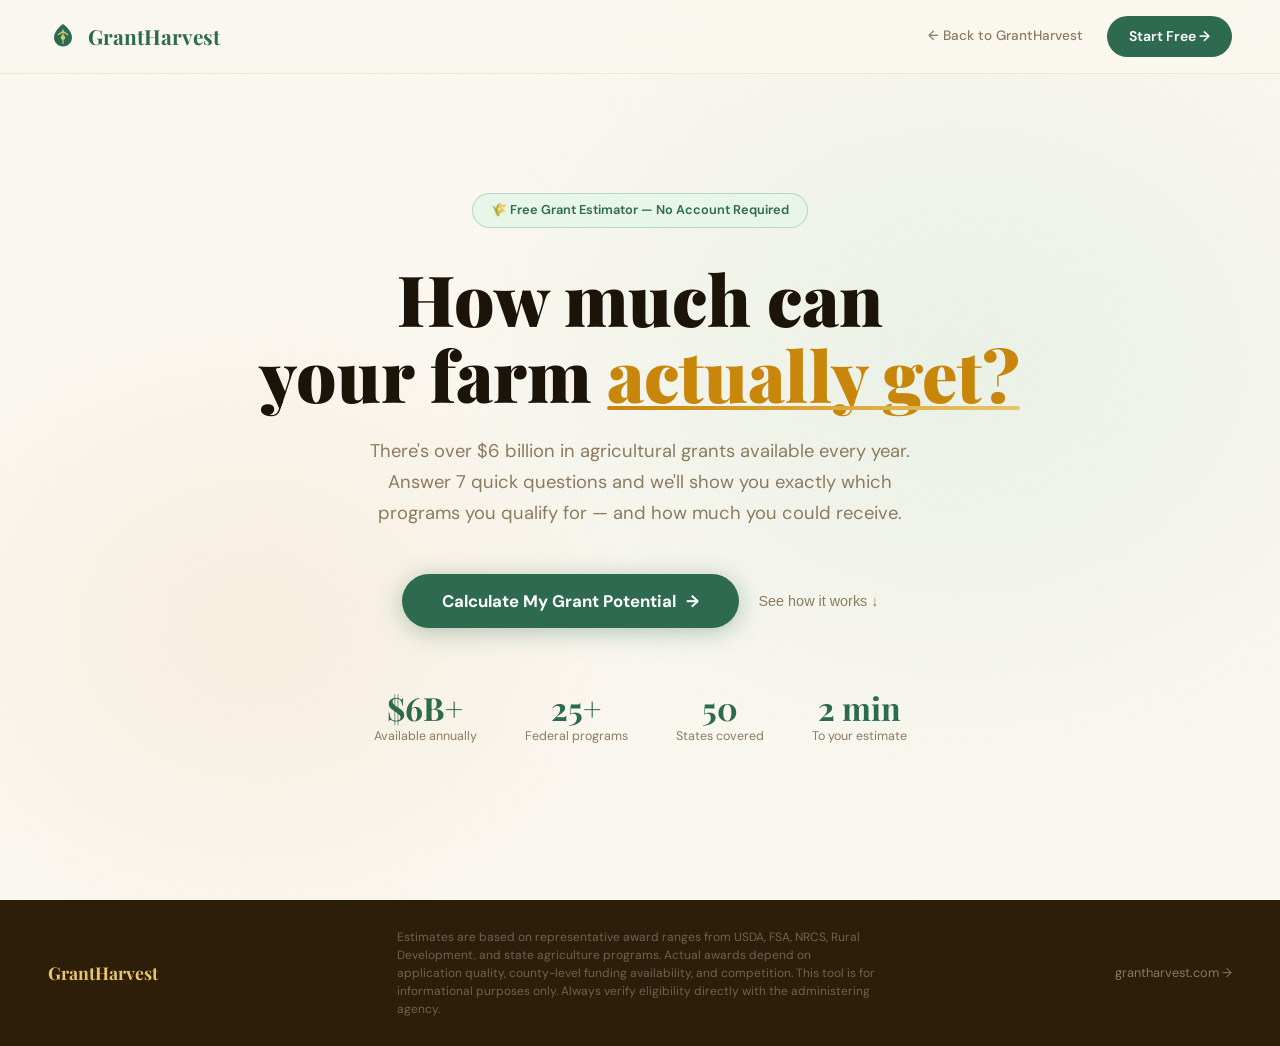
<file: index.html>
<!DOCTYPE html>
<html lang="en">
<head>
  <meta charset="UTF-8">
  <meta name="viewport" content="width=device-width, initial-scale=1.0">
  <title>Grant Estimator — How Much Can Your Farm Get? | GrantHarvest</title>
  <meta name="description" content="Find out how much grant funding your agricultural business could receive. Free calculator covering 25+ USDA and state programs. Powered by GrantHarvest.">
  <meta property="og:title" content="Farm Grant Estimator — GrantHarvest">
  <meta property="og:description" content="There's $6 billion in agricultural grants out there. Find out how much your farm could get.">
  <meta property="og:type" content="website">

  <!-- Fonts (matches GrantHarvest brand) -->
  <link rel="preconnect" href="https://fonts.googleapis.com">
  <link href="https://fonts.googleapis.com/css2?family=Playfair+Display:wght@400;700;900&family=DM+Sans:wght@300;400;500;600;700&family=DM+Mono:wght@400;500&display=swap" rel="stylesheet">

  <!-- Styles -->
  <link rel="stylesheet" href="css/styles.css">
</head>
<body>

<!-- ─── NAV ──────────────────────────────────────────────────────────────── -->
<nav>
  <a href="https://grantharvest.com" class="nav-logo">
    <svg viewBox="0 0 40 40" fill="none" xmlns="http://www.w3.org/2000/svg">
      <path d="M20 4C20 4 8 12 8 22C8 28.627 13.373 34 20 34C26.627 34 32 28.627 32 22C32 12 20 4 20 4Z" fill="#2D6A4F"/>
      <path d="M20 12L20 30" stroke="#74C69D" stroke-width="2" stroke-linecap="round"/>
      <path d="M14 18L20 14L26 18" stroke="#E8C56A" stroke-width="2" stroke-linecap="round" stroke-linejoin="round"/>
      <circle cx="20" cy="22" r="3" fill="#E8C56A"/>
    </svg>
    GrantHarvest
  </a>
  <div class="nav-right">
    <a href="https://grantharvest.com" class="nav-back">← Back to GrantHarvest</a>
    <a href="https://grantharvest.com/signup" class="nav-cta">Start Free →</a>
  </div>
</nav>

<!-- ─── LANDING ───────────────────────────────────────────────────────────── -->
<section id="landing">
  <div class="landing-bg"></div>
  <div class="landing-inner">
    <div class="landing-badge">🌾 Free Grant Estimator — No Account Required</div>

    <h1 class="landing-headline">
      How much can<br>your farm <span class="accent">actually get?</span>
    </h1>
    <p class="landing-sub">
      There's over $6 billion in agricultural grants available every year.
      Answer 7 quick questions and we'll show you exactly which programs
      you qualify for — and how much you could receive.
    </p>

    <div class="landing-cta-row">
      <button class="btn-primary" onclick="startWizard()">
        Calculate My Grant Potential
        <span>→</span>
      </button>
      <button class="btn-ghost" onclick="document.getElementById('landing').scrollIntoView()">
        See how it works ↓
      </button>
    </div>

    <div class="landing-stats">
      <div>
        <div class="landing-stat-num">$6B+</div>
        <div class="landing-stat-label">Available annually</div>
      </div>
      <div>
        <div class="landing-stat-num">25+</div>
        <div class="landing-stat-label">Federal programs</div>
      </div>
      <div>
        <div class="landing-stat-num">50</div>
        <div class="landing-stat-label">States covered</div>
      </div>
      <div>
        <div class="landing-stat-num">2 min</div>
        <div class="landing-stat-label">To your estimate</div>
      </div>
    </div>
  </div>
</section>

<!-- ─── WIZARD ────────────────────────────────────────────────────────────── -->
<section id="wizard">
  <div class="wizard-layout">

    <!-- Progress -->
    <div class="wizard-progress">
      <div class="progress-header">
        <div class="progress-label" id="progress-label">Step 1 of 7</div>
        <div class="progress-tally" id="progress-tally">
          Estimated: <span id="tally-range">calculating…</span>
        </div>
      </div>
      <div class="progress-steps" id="progress-steps">
        <div class="progress-track">
          <div class="progress-track-fill" id="progress-fill" style="width:0%"></div>
        </div>
        <div id="step-indicators" style="display:flex;width:100%;position:relative;z-index:1;"></div>
      </div>
    </div>

    <!-- Step content -->
    <div id="step-content"></div>

  </div><!-- /wizard-layout -->

  <!-- Fixed footer nav -->
  <div class="wizard-footer">
    <div class="wizard-footer-inner">
      <button class="btn-back" id="btn-back" onclick="prevStep()" disabled>
        ← Back
      </button>
      <div class="footer-hint" id="footer-hint">Select an option to continue</div>
      <button class="btn-next" id="btn-next" onclick="nextStep()" disabled>
        Continue →
      </button>
    </div>
  </div>
</section>

<!-- ─── RESULTS ───────────────────────────────────────────────────────────── -->
<section id="results">

  <!-- Hero -->
  <div class="results-hero">
    <div class="results-hero-inner">

      <div class="results-badge" id="results-badge" style="display:none"></div>

      <div class="results-label">Your Estimated Grant Potential</div>

      <div class="results-range">
        <div class="range-value" id="results-min">$0</div>
        <div class="range-sep">—</div>
        <div class="range-value" id="results-max">$0</div>
      </div>

      <div class="results-meta" id="results-meta">
        Calculating your matched programs…
      </div>

      <!-- Stat strip -->
      <div class="results-stats">
        <div class="rstat">
          <div class="rstat-num" id="rstat-federal">—</div>
          <div class="rstat-label">Federal Programs</div>
        </div>
        <div class="rstat">
          <div class="rstat-num" id="rstat-state">—</div>
          <div class="rstat-label">State Programs</div>
        </div>
        <div class="rstat">
          <div class="rstat-num" id="rstat-urgent">—</div>
          <div class="rstat-label">Open Right Now</div>
        </div>
      </div>

    </div>
  </div><!-- /results-hero -->

  <!-- Urgency banner -->
  <div class="urgency-banner" id="urgency-banner" style="display:none">
    <div class="urgency-dot"></div>
    <span id="urgency-text"></span>
  </div>

  <!-- Body -->
  <div class="results-body">

    <!-- State bonus -->
    <div class="state-bonus-card" id="state-bonus-card"></div>

    <!-- Matched federal programs -->
    <div class="section-label">Matched Programs</div>
    <div class="section-title">Your Top Federal Grant Matches</div>

    <div id="grants-container">
      <!-- Grant cards injected by results.js -->
    </div>

    <!-- Live grants status -->
    <div id="live-grants-container">
      <div class="live-status" id="live-status-text">
        <span class="live-dot"></span> Checking for live grant data…
      </div>
    </div>

    <!-- Lead capture -->
    <div class="lead-capture">
      <div class="lead-capture-inner">
        <div class="lead-eyebrow">Ready to Apply?</div>
        <div class="lead-title">
          Find &amp; Write Every Grant<br>
          <span>With GrantHarvest</span>
        </div>
        <p class="lead-sub">
          Get your full personalized grant report, real-time deadline alerts,
          and AI-assisted grant writing — all in one platform built for
          <span id="lead-state-name">your state</span> farmers.
        </p>

        <div id="lead-form-wrap">
          <div class="lead-form">
            <input
              class="lead-input"
              type="email"
              id="capture-email"
              placeholder="Your email address"
              onkeydown="if(event.key==='Enter') handleEmailCapture()"
            >
            <button class="lead-submit" onclick="handleEmailCapture()">
              Get My Full Report →
            </button>
          </div>
          <div class="lead-trust">
            🔒 No spam. We'll send your personalized grant report and show you how to apply.
          </div>
        </div>

        <div class="lead-success" id="lead-success">
          <div class="lead-success-icon">🌱</div>
          <div class="lead-success-text">
            You're in! Check your inbox for your personalized grant report.
          </div>
          <div style="margin-top:16px">
            <a href="https://grantharvest.com/signup" class="btn-primary" style="display:inline-flex">
              Start Finding Grants on GrantHarvest →
            </a>
          </div>
        </div>

      </div><!-- /lead-capture-inner -->
    </div><!-- /lead-capture -->

    <!-- Retake -->
    <div style="text-align:center; margin-top:40px">
      <button class="btn-ghost" onclick="restartWizard()">
        ← Recalculate with different answers
      </button>
    </div>

  </div><!-- /results-body -->

</section>

<!-- ─── FOOTER ────────────────────────────────────────────────────────────── -->
<footer>
  <div class="footer-brand">GrantHarvest</div>
  <div class="footer-note">
    Estimates are based on representative award ranges from USDA, FSA, NRCS, Rural Development,
    and state agriculture programs. Actual awards depend on application quality, county-level
    funding availability, and competition. This tool is for informational purposes only.
    Always verify eligibility directly with the administering agency.
  </div>
  <a href="https://grantharvest.com" class="footer-link">grantharvest.com →</a>
</footer>

<!-- ─── TOAST CONTAINER ───────────────────────────────────────────────────── -->
<div id="toast-container"></div>

<!-- ─── SCRIPTS (load order matters) ─────────────────────────────────────── -->
<script src="js/data.js"></script>
<script src="js/calculator.js"></script>
<script src="js/wizard.js"></script>
<script src="js/results.js"></script>

<script>
  // ── Bootstrap ────────────────────────────────────────────────────────────
  function startWizard() {
    document.getElementById('landing').style.display = 'none';
    document.getElementById('wizard').style.display  = 'block';
    document.getElementById('wizard').classList.add('active');
    window.scrollTo({ top: 0, behavior: 'instant' });
    initWizard();
  }

  function restartWizard() {
    document.getElementById('results').style.display = 'none';
    document.getElementById('results').classList.remove('active');
    document.getElementById('landing').style.display = 'flex';
    window.scrollTo({ top: 0, behavior: 'smooth' });
  }

  // ── Keyboard shortcut: Enter advances wizard ──────────────────────────────
  document.addEventListener('keydown', function(e) {
    if (e.key === 'Enter') {
      const nextBtn = document.getElementById('btn-next');
      if (nextBtn && !nextBtn.disabled &&
          document.getElementById('wizard').classList.contains('active')) {
        nextStep();
      }
    }
  });
</script>

</body>
</html>
</file>
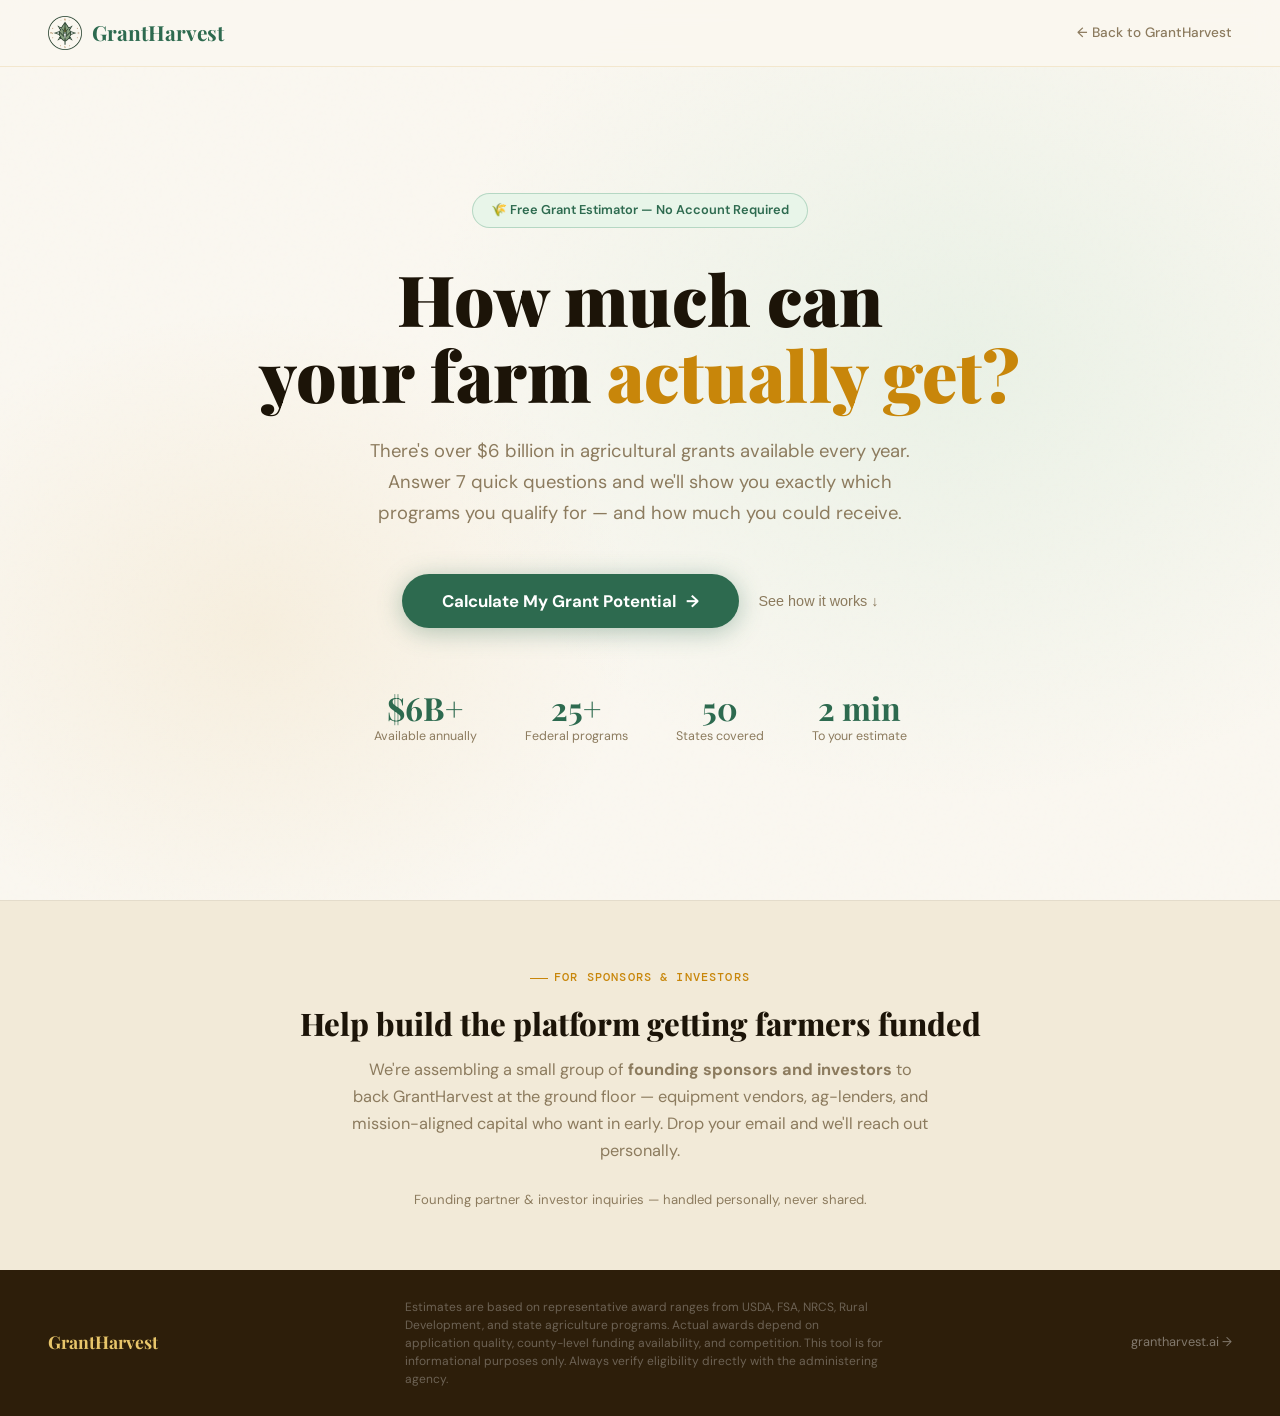
<file: estimator/index.html>
<!DOCTYPE html>
<html lang="en">
<head>
  <meta charset="UTF-8">
  <meta name="viewport" content="width=device-width, initial-scale=1.0">
  <title>GrantHarvest — Estimate Your Grants + Join the Waitlist</title>

  <!-- Favicon (GrantHarvest leaf-compass mark) -->
  <link rel="icon" type="image/png" sizes="48x48" href="[data-uri]">
  <link rel="apple-touch-icon" href="[data-uri]">
  <meta name="description" content="Find out how much grant funding your agricultural business could receive. Free calculator covering 25+ USDA and state programs. Powered by GrantHarvest.">
  <meta property="og:title" content="Farm Grant Estimator — GrantHarvest">
  <meta property="og:description" content="There's $6 billion in agricultural grants out there. Find out how much your farm could get.">
  <meta property="og:type" content="website">

  <!-- Fonts (matches GrantHarvest brand) -->
  <link rel="preconnect" href="https://fonts.googleapis.com">
  <link href="https://fonts.googleapis.com/css2?family=Playfair+Display:wght@400;700;900&family=DM+Sans:wght@300;400;500;600;700&family=DM+Mono:wght@400;500&display=swap" rel="stylesheet">

  <!-- Styles -->
  <style>
/* ─────────────────────────────────────────────────────────────────────────────
   GrantHarvest — Grant Sizing Tool
   css/styles.css
───────────────────────────────────────────────────────────────────────────── */

/* ── DESIGN TOKENS (matches GrantHarvest brand) ──────────────────────────── */
:root {
  --soil:      #1C1408;
  --bark:      #2D1E0A;
  --harvest:   #C8860A;
  --wheat:     #E8C56A;
  --sage:      #2D6A4F;
  --meadow:    #40916C;
  --sprout:    #74C69D;
  --cream:     #FAF7F0;
  --parchment: #F2EAD8;
  --stone:     #8C7B5E;
  --mist:      #E8F5E9;
  --ink:       #1A1208;

  --ff-display: 'Playfair Display', Georgia, serif;
  --ff-body:    'DM Sans', sans-serif;
  --ff-mono:    'DM Mono', monospace;

  --r:    12px;
  --r-lg: 20px;
  --shadow:    0 4px 32px rgba(28,20,8,0.10);
  --shadow-lg: 0 12px 60px rgba(28,20,8,0.16);
}

/* ── RESET ───────────────────────────────────────────────────────────────── */
*, *::before, *::after { box-sizing: border-box; margin: 0; padding: 0; }
html { scroll-behavior: smooth; }
body {
  font-family: var(--ff-body);
  background: var(--cream);
  color: var(--ink);
  overflow-x: hidden;
  line-height: 1.6;
}

/* ── NAV ─────────────────────────────────────────────────────────────────── */
nav {
  position: fixed; top: 0; left: 0; right: 0; z-index: 200;
  display: flex; align-items: center; justify-content: space-between;
  padding: 16px 48px;
  background: rgba(250,247,240,0.94);
  backdrop-filter: blur(12px);
  border-bottom: 1px solid rgba(200,134,10,0.15);
  animation: slideDown 0.5s ease both;
}
@keyframes slideDown {
  from { transform: translateY(-100%); opacity: 0; }
  to   { transform: translateY(0); opacity: 1; }
}
.nav-logo {
  display: flex; align-items: center; gap: 10px;
  font-family: var(--ff-display); font-size: 1.3rem; font-weight: 700;
  color: var(--sage); text-decoration: none;
}
.nav-logo svg { width: 30px; height: 30px; }
.nav-right { display: flex; align-items: center; gap: 24px; }
.nav-back {
  font-size: 0.85rem; font-weight: 500; color: var(--stone);
  text-decoration: none; transition: color 0.2s;
}
.nav-back:hover { color: var(--sage); }
.nav-cta {
  background: var(--sage); color: white;
  padding: 9px 22px; border-radius: 100px;
  font-size: 0.88rem; font-weight: 600; font-family: var(--ff-body);
  text-decoration: none; border: none; cursor: pointer;
  transition: background 0.2s, transform 0.2s;
  display: inline-flex; align-items: center; gap: 6px;
}
.nav-cta:hover { background: var(--meadow); transform: translateY(-1px); }

/* ── LANDING HERO ────────────────────────────────────────────────────────── */
#landing {
  min-height: 100vh;
  display: flex; align-items: center; justify-content: center;
  padding: 100px 24px 60px;
  position: relative; overflow: hidden;
}
.landing-bg {
  position: absolute; inset: 0; z-index: 0;
  background:
    radial-gradient(ellipse 60% 70% at 75% 40%, rgba(116,198,157,0.12) 0%, transparent 70%),
    radial-gradient(ellipse 50% 60% at 20% 70%, rgba(200,134,10,0.08) 0%, transparent 60%),
    var(--cream);
}
.landing-bg::after {
  content: '';
  position: absolute; inset: 0;
  background-image: url("data:image/svg+xml,%3Csvg viewBox='0 0 256 256' xmlns='http://www.w3.org/2000/svg'%3E%3Cfilter id='noise'%3E%3CfeTurbulence type='fractalNoise' baseFrequency='0.9' numOctaves='4' stitchTiles='stitch'/%3E%3C/filter%3E%3Crect width='100%25' height='100%25' filter='url(%23noise)' opacity='0.03'/%3E%3C/svg%3E");
  pointer-events: none; opacity: 0.4;
}
.landing-inner {
  position: relative; z-index: 1;
  max-width: 780px; text-align: center;
}
.landing-badge {
  display: inline-flex; align-items: center; gap: 8px;
  background: var(--mist); border: 1px solid rgba(64,145,108,0.3);
  padding: 6px 18px; border-radius: 100px;
  font-size: 0.8rem; font-weight: 600; color: var(--sage);
  margin-bottom: 32px;
  animation: fadeUp 0.7s 0.1s ease both;
}
.landing-headline {
  font-family: var(--ff-display);
  font-size: clamp(2.6rem, 6vw, 4.4rem);
  font-weight: 900; line-height: 1.08;
  color: var(--soil); margin-bottom: 24px;
  animation: fadeUp 0.7s 0.25s ease both;
}
.landing-headline .accent {
  color: var(--harvest);
  display: inline-block;
}
.landing-sub {
  font-size: 1.15rem; color: var(--stone); line-height: 1.7;
  max-width: 540px; margin: 0 auto 44px;
  animation: fadeUp 0.7s 0.4s ease both;
}
.landing-cta-row {
  display: flex; align-items: center; justify-content: center;
  gap: 20px; flex-wrap: wrap;
  animation: fadeUp 0.7s 0.55s ease both;
}
.btn-primary {
  background: var(--sage); color: white;
  padding: 16px 40px; border-radius: 100px;
  font-weight: 700; font-size: 1.05rem; font-family: var(--ff-body);
  border: none; cursor: pointer; text-decoration: none;
  display: inline-flex; align-items: center; gap: 10px;
  box-shadow: 0 4px 24px rgba(45,106,79,0.35);
  transition: all 0.25s ease; white-space: nowrap;
}
.btn-primary:hover {
  background: var(--meadow); transform: translateY(-2px);
  box-shadow: 0 8px 36px rgba(45,106,79,0.4);
}
.btn-ghost {
  color: var(--stone); font-size: 0.9rem; font-weight: 500;
  background: none; border: none; cursor: pointer;
  display: inline-flex; align-items: center; gap: 6px;
  transition: color 0.2s;
}
.btn-ghost:hover { color: var(--sage); }
.landing-stats {
  display: flex; justify-content: center; gap: 48px; margin-top: 64px;
  animation: fadeUp 0.7s 0.7s ease both;
}
.landing-stat-num {
  font-family: var(--ff-display); font-size: 2rem; font-weight: 700;
  color: var(--sage); line-height: 1;
}
.landing-stat-label { font-size: 0.78rem; color: var(--stone); margin-top: 3px; }

/* ── SECTION VISIBILITY ──────────────────────────────────────────────────── */
#wizard, #results { display: none; }
#wizard.active, #results.active { display: block; }

/* ── WIZARD LAYOUT ───────────────────────────────────────────────────────── */
#wizard {
  min-height: 100vh;
  padding-top: 70px;
  background: var(--cream);
}
.wizard-layout {
  max-width: 860px; margin: 0 auto;
  padding: 40px 24px 100px;
}

/* ── PROGRESS ────────────────────────────────────────────────────────────── */
.wizard-progress {
  margin-bottom: 40px;
}
.progress-header {
  display: flex; align-items: center; justify-content: space-between;
  margin-bottom: 12px;
}
.progress-label {
  font-family: var(--ff-mono); font-size: 0.72rem; font-weight: 500;
  color: var(--harvest); letter-spacing: 0.1em; text-transform: uppercase;
}
.progress-tally {
  font-size: 0.82rem; font-weight: 600; color: var(--sage);
  opacity: 0; transition: opacity 0.4s;
}
.progress-tally.visible { opacity: 1; }
.progress-tally span { color: var(--harvest); }

.progress-steps {
  display: flex; align-items: center; gap: 0;
  position: relative;
}
.progress-track {
  position: absolute; top: 50%; transform: translateY(-50%);
  left: 16px; right: 16px; height: 2px;
  background: rgba(140,123,94,0.2); z-index: 0;
}
.progress-track-fill {
  height: 100%; background: var(--sage);
  transition: width 0.4s ease; border-radius: 2px;
}
.step-dot-wrap {
  flex: 1; display: flex; justify-content: center; position: relative; z-index: 1;
}
.step-dot {
  width: 32px; height: 32px; border-radius: 50%;
  display: flex; align-items: center; justify-content: center;
  font-size: 0.72rem; font-weight: 700; font-family: var(--ff-mono);
  background: white; border: 2px solid rgba(140,123,94,0.3);
  color: var(--stone); transition: all 0.3s ease;
  cursor: default;
}
.step-dot.completed {
  background: var(--sage); border-color: var(--sage); color: white;
}
.step-dot.active {
  background: var(--sage); border-color: var(--sage); color: white;
  box-shadow: 0 0 0 4px rgba(45,106,79,0.18);
  animation: dotPulse 2s infinite;
}
@keyframes dotPulse {
  0%, 100% { box-shadow: 0 0 0 4px rgba(45,106,79,0.18); }
  50%       { box-shadow: 0 0 0 8px rgba(45,106,79,0.08); }
}
.step-dot.completed::after { content: '✓'; font-size: 0.85rem; }

/* ── STEP CONTENT ────────────────────────────────────────────────────────── */
#step-content {
  min-height: 420px;
}
.step-header {
  text-align: center; margin-bottom: 40px;
}
.step-emoji {
  font-size: 2.8rem; line-height: 1; margin-bottom: 16px;
  display: block;
}
.step-title {
  font-family: var(--ff-display);
  font-size: clamp(1.6rem, 3vw, 2.2rem);
  font-weight: 700; color: var(--soil);
  margin-bottom: 10px; line-height: 1.2;
}
.step-subtitle {
  font-size: 1rem; color: var(--stone); max-width: 480px; margin: 0 auto;
}
.step-multi-hint {
  display: inline-flex; align-items: center; gap: 6px;
  background: var(--mist); border: 1px solid rgba(64,145,108,0.3);
  padding: 4px 14px; border-radius: 100px;
  font-size: 0.75rem; font-weight: 600; color: var(--sage);
  margin-top: 12px;
}

/* ── OPTION CARDS ────────────────────────────────────────────────────────── */
.options-grid {
  display: grid;
  grid-template-columns: repeat(auto-fill, minmax(160px, 1fr));
  gap: 12px;
}
.options-grid.wide {
  grid-template-columns: repeat(auto-fill, minmax(200px, 1fr));
}
.option-card {
  position: relative;
  background: white;
  border: 1.5px solid rgba(200,134,10,0.2);
  border-radius: var(--r);
  padding: 20px 16px 18px;
  text-align: center;
  cursor: pointer;
  transition: all 0.18s ease;
  user-select: none;
}
.option-card:hover {
  border-color: var(--meadow);
  box-shadow: 0 4px 20px rgba(45,106,79,0.12);
  transform: translateY(-2px);
}
.option-card.selected {
  background: var(--sage);
  border-color: var(--sage);
  color: white;
  transform: translateY(-2px);
  box-shadow: 0 6px 24px rgba(45,106,79,0.3);
}
.option-card.selected .card-label { color: white; }
.option-card.selected .card-sublabel { color: rgba(255,255,255,0.75); }
.card-check {
  position: absolute; top: 8px; right: 8px;
  width: 20px; height: 20px; border-radius: 50%;
  background: rgba(255,255,255,0.25);
  display: flex; align-items: center; justify-content: center;
  font-size: 0.65rem; color: white;
  opacity: 0; transition: opacity 0.18s;
}
.option-card.selected .card-check { opacity: 1; }
.card-icon { font-size: 2rem; line-height: 1; margin-bottom: 10px; display: block; }
.card-label {
  font-size: 0.88rem; font-weight: 600; color: var(--soil);
  line-height: 1.3; transition: color 0.18s;
}
.card-sublabel {
  font-size: 0.72rem; color: var(--stone); margin-top: 4px;
  line-height: 1.3; transition: color 0.18s;
}

/* Unlock badge on demographics cards */
.card-unlock {
  position: absolute; top: -8px; left: 50%; transform: translateX(-50%);
  background: var(--harvest); color: white;
  font-size: 0.58rem; font-weight: 700; padding: 2px 8px; border-radius: 100px;
  white-space: nowrap; text-transform: uppercase; letter-spacing: 0.05em;
  opacity: 0; transition: opacity 0.3s;
}
.option-card.selected .card-unlock { opacity: 1; }

/* ── STATE SELECT STEP ───────────────────────────────────────────────────── */
.state-select-wrap {
  max-width: 480px; margin: 0 auto;
}
.state-select-inner {
  position: relative;
}
.state-select-inner::after {
  content: '▾';
  position: absolute; right: 16px; top: 50%; transform: translateY(-50%);
  color: var(--stone); pointer-events: none; font-size: 1rem;
}
select#state-select {
  width: 100%; padding: 16px 44px 16px 20px;
  border: 1.5px solid rgba(200,134,10,0.25);
  border-radius: var(--r);
  background: white; color: var(--ink);
  font-family: var(--ff-body); font-size: 1rem; font-weight: 500;
  appearance: none; -webkit-appearance: none;
  cursor: pointer; outline: none;
  transition: border-color 0.2s, box-shadow 0.2s;
}
select#state-select:focus {
  border-color: var(--sage);
  box-shadow: 0 0 0 3px rgba(45,106,79,0.12);
}
.state-preview {
  margin-top: 20px;
  background: white; border: 1.5px solid rgba(64,145,108,0.25);
  border-radius: var(--r); padding: 20px 24px;
  animation: fadeUp 0.3s ease both;
}
.state-preview-name {
  font-family: var(--ff-display); font-size: 1.1rem; font-weight: 700;
  color: var(--soil); margin-bottom: 8px;
}
.state-preview-stats {
  display: flex; gap: 24px; margin-top: 12px;
}
.sp-stat-num {
  font-family: var(--ff-display); font-size: 1.3rem; font-weight: 700;
  color: var(--sage);
}
.sp-stat-label { font-size: 0.72rem; color: var(--stone); margin-top: 2px; }
.state-tier-badge {
  display: inline-flex; align-items: center; gap: 5px;
  font-size: 0.72rem; font-weight: 700; padding: 3px 10px; border-radius: 100px;
  margin-bottom: 6px;
}
.tier-1 { background: var(--mist); color: var(--sage); }
.tier-2 { background: #FFF8E8; color: #B45309; }
.tier-3 { background: var(--parchment); color: var(--stone); }

/* ── REVENUE CARDS (larger) ──────────────────────────────────────────────── */
.options-grid.revenue-grid {
  grid-template-columns: repeat(auto-fill, minmax(220px, 1fr));
  gap: 10px;
}
.option-card.revenue-card {
  text-align: left; padding: 16px 18px;
  display: flex; align-items: center; gap: 14px;
}
.revenue-icon { font-size: 1.5rem; flex-shrink: 0; }
.revenue-text {}
.revenue-range { font-size: 0.9rem; font-weight: 700; color: var(--soil); }
.revenue-sub   { font-size: 0.72rem; color: var(--stone); margin-top: 2px; }
.option-card.revenue-card.selected .revenue-range { color: white; }
.option-card.revenue-card.selected .revenue-sub   { color: rgba(255,255,255,0.75); }

/* ── WIZARD FOOTER ───────────────────────────────────────────────────────── */
.wizard-footer {
  position: fixed; bottom: 0; left: 0; right: 0; z-index: 100;
  background: rgba(250,247,240,0.96);
  backdrop-filter: blur(10px);
  border-top: 1px solid rgba(200,134,10,0.15);
  padding: 16px 24px;
}
.wizard-footer-inner {
  max-width: 860px; margin: 0 auto;
  display: flex; align-items: center; justify-content: space-between; gap: 16px;
}
.btn-back {
  background: none; border: 1.5px solid rgba(140,123,94,0.35);
  border-radius: 100px; padding: 12px 24px;
  font-family: var(--ff-body); font-size: 0.9rem; font-weight: 600;
  color: var(--stone); cursor: pointer;
  transition: all 0.2s; display: flex; align-items: center; gap: 8px;
}
.btn-back:hover { border-color: var(--sage); color: var(--sage); }
.btn-back:disabled { opacity: 0.3; cursor: default; }
.btn-next {
  background: var(--sage); color: white;
  border: none; border-radius: 100px; padding: 14px 36px;
  font-family: var(--ff-body); font-size: 0.95rem; font-weight: 700;
  cursor: pointer; transition: all 0.2s;
  display: flex; align-items: center; gap: 8px;
  box-shadow: 0 4px 20px rgba(45,106,79,0.3);
}
.btn-next:hover:not(:disabled) {
  background: var(--meadow); transform: translateY(-1px);
  box-shadow: 0 6px 28px rgba(45,106,79,0.38);
}
.btn-next:disabled { opacity: 0.4; cursor: default; transform: none; box-shadow: none; }
.btn-next.final-step { background: var(--harvest); box-shadow: 0 4px 20px rgba(200,134,10,0.35); }
.btn-next.final-step:hover:not(:disabled) { background: #b07409; }
.footer-hint { font-size: 0.78rem; color: var(--stone); }

/* ── STEP TRANSITIONS ────────────────────────────────────────────────────── */
@keyframes stepEnterRight {
  from { opacity: 0; transform: translateX(32px); }
  to   { opacity: 1; transform: translateX(0); }
}
@keyframes stepEnterLeft {
  from { opacity: 0; transform: translateX(-32px); }
  to   { opacity: 1; transform: translateX(0); }
}
@keyframes stepExit {
  from { opacity: 1; }
  to   { opacity: 0; }
}
#step-content.enter-forward  { animation: stepEnterRight 0.28s ease both; }
#step-content.enter-backward { animation: stepEnterLeft  0.28s ease both; }

/* ── TOAST NOTIFICATIONS ─────────────────────────────────────────────────── */
#toast-container {
  position: fixed; bottom: 90px; right: 24px; z-index: 300;
  display: flex; flex-direction: column; gap: 10px;
  align-items: flex-end;
}
.toast {
  background: var(--bark); color: white;
  padding: 12px 18px; border-radius: var(--r);
  font-size: 0.82rem; font-weight: 500;
  max-width: 300px; line-height: 1.4;
  border-left: 4px solid var(--harvest);
  box-shadow: var(--shadow);
  animation: toastIn 0.3s ease both;
}
.toast strong { color: var(--wheat); }
@keyframes toastIn {
  from { opacity: 0; transform: translateX(20px) scale(0.95); }
  to   { opacity: 1; transform: translateX(0) scale(1); }
}

/* ── RESULTS PAGE ────────────────────────────────────────────────────────── */
#results {
  min-height: 100vh;
  padding-top: 70px;
  background: var(--cream);
}

/* Hero */
.results-hero {
  background: var(--bark);
  padding: 64px 24px 72px;
  text-align: center;
  position: relative; overflow: hidden;
}
.results-hero::before {
  content: '';
  position: absolute; inset: 0;
  background:
    radial-gradient(ellipse 60% 80% at 50% 0%, rgba(116,198,157,0.10) 0%, transparent 70%),
    radial-gradient(ellipse 40% 50% at 80% 100%, rgba(200,134,10,0.08) 0%, transparent 60%);
  pointer-events: none;
}
.results-hero-inner {
  position: relative; z-index: 1;
  max-width: 780px; margin: 0 auto;
}
.results-badge {
  display: inline-flex; align-items: center; gap: 7px;
  background: rgba(116,198,157,0.15); border: 1px solid rgba(116,198,157,0.35);
  padding: 5px 16px; border-radius: 100px;
  font-size: 0.78rem; font-weight: 600; color: var(--sprout);
  margin-bottom: 24px;
  animation: fadeUp 0.6s ease both;
}
.results-label {
  font-family: var(--ff-mono); font-size: 0.75rem; font-weight: 500;
  color: rgba(255,255,255,0.45); letter-spacing: 0.12em; text-transform: uppercase;
  margin-bottom: 20px;
  animation: fadeUp 0.6s 0.1s ease both;
}
.results-range {
  display: flex; align-items: center; justify-content: center;
  gap: 16px; flex-wrap: wrap; margin-bottom: 20px;
  animation: fadeUp 0.6s 0.2s ease both;
}
.range-value {
  font-family: var(--ff-display);
  font-size: clamp(2.8rem, 8vw, 5rem);
  font-weight: 900; line-height: 1; color: var(--wheat);
}
.range-sep {
  font-family: var(--ff-display); font-size: 2.5rem; font-weight: 300;
  color: rgba(255,255,255,0.3); margin: 0 4px;
}
.results-meta {
  font-size: 1rem; color: rgba(255,255,255,0.55);
  animation: fadeUp 0.6s 0.3s ease both;
}
.results-meta strong { color: var(--sprout); }

/* Stats strip */
.results-stats {
  display: grid; grid-template-columns: repeat(3, 1fr);
  background: rgba(255,255,255,0.05);
  border-top: 1px solid rgba(255,255,255,0.08);
  margin-top: 40px;
  animation: fadeUp 0.6s 0.4s ease both;
}
.rstat {
  padding: 20px; text-align: center;
  border-right: 1px solid rgba(255,255,255,0.08);
}
.rstat:last-child { border-right: none; }
.rstat-num {
  font-family: var(--ff-display); font-size: 1.8rem; font-weight: 700;
  color: var(--wheat); line-height: 1;
}
.rstat-label { font-size: 0.75rem; color: rgba(255,255,255,0.45); margin-top: 4px; }

/* Urgency banner */
.urgency-banner {
  background: #FFF8E8; border-top: 3px solid var(--harvest);
  padding: 14px 32px;
  display: flex; align-items: center; justify-content: center; gap: 10px;
  font-size: 0.88rem; font-weight: 600; color: var(--bark);
  animation: fadeUp 0.5s 0.5s ease both;
}
.urgency-dot {
  width: 8px; height: 8px; border-radius: 50%;
  background: var(--harvest); flex-shrink: 0;
  animation: urgencyPulse 1.5s infinite;
}
@keyframes urgencyPulse {
  0%, 100% { opacity: 1; transform: scale(1); }
  50%       { opacity: 0.5; transform: scale(1.3); }
}

/* Results body */
.results-body {
  max-width: 960px; margin: 0 auto;
  padding: 48px 24px 100px;
}

/* Section header */
.section-label {
  display: inline-flex; align-items: center; gap: 6px;
  font-family: var(--ff-mono); font-size: 0.72rem; font-weight: 500;
  color: var(--harvest); letter-spacing: 0.1em; text-transform: uppercase;
  margin-bottom: 8px;
}
.section-label::before { content: ''; width: 18px; height: 1.5px; background: var(--harvest); }
.section-title {
  font-family: var(--ff-display); font-size: 1.5rem; font-weight: 700;
  color: var(--soil); margin-bottom: 24px;
}

/* ── GRANT CARDS ─────────────────────────────────────────────────────────── */
#grants-container {
  display: grid; gap: 16px; margin-bottom: 48px;
}
.grant-result-card {
  background: white; border-radius: var(--r);
  border: 1.5px solid rgba(200,134,10,0.15);
  border-left: 4px solid var(--sage);
  padding: 20px 24px;
  transition: box-shadow 0.2s, transform 0.2s;
  animation: fadeUp 0.4s ease both;
}
.grant-result-card:hover {
  box-shadow: var(--shadow);
  transform: translateY(-2px);
}
.grant-result-card.type-state { border-left-color: #1D4ED8; }
.grant-result-card.type-private { border-left-color: var(--harvest); }
.grant-card-header {
  display: flex; align-items: flex-start;
  justify-content: space-between; gap: 16px; margin-bottom: 10px;
  flex-wrap: wrap;
}
.grant-card-name {
  font-family: var(--ff-display); font-size: 1.05rem; font-weight: 700;
  color: var(--soil); line-height: 1.3;
}
.grant-card-fullname {
  font-size: 0.78rem; color: var(--stone); margin-top: 2px;
}
.grant-amount-range {
  font-family: var(--ff-display); font-size: 1.1rem; font-weight: 700;
  color: var(--harvest); white-space: nowrap; flex-shrink: 0;
}
.grant-card-tags {
  display: flex; gap: 6px; flex-wrap: wrap; margin-bottom: 10px;
}
.grant-tag {
  background: var(--parchment); color: var(--stone);
  font-size: 0.65rem; font-weight: 700; padding: 2px 9px;
  border-radius: 100px; text-transform: uppercase; letter-spacing: 0.04em;
}
.grant-tag.federal { background: var(--mist); color: var(--sage); }
.grant-tag.urgent  { background: #FEF3C7; color: #92400E; }
.grant-tag.rolling { background: #E0F2FE; color: #0C4A6E; }
.grant-card-desc {
  font-size: 0.85rem; color: var(--stone); line-height: 1.6;
  margin-bottom: 14px;
}
.grant-card-footer {
  display: flex; align-items: center; justify-content: space-between;
  flex-wrap: wrap; gap: 10px;
}
.grant-timeline {
  font-size: 0.75rem; color: var(--stone);
  display: flex; gap: 16px; flex-wrap: wrap;
}
.grant-timeline span { display: flex; align-items: center; gap: 4px; }
.grant-timeline strong { color: var(--ink); font-weight: 600; }
.grant-link {
  font-size: 0.8rem; font-weight: 600; color: var(--sage);
  text-decoration: none; display: flex; align-items: center; gap: 4px;
  transition: gap 0.2s;
}
.grant-link:hover { gap: 8px; }

/* Match score bar */
.match-row {
  display: flex; align-items: center; gap: 10px; margin-top: 10px;
}
.match-label { font-size: 0.65rem; color: #AAA; white-space: nowrap; }
.match-track {
  flex: 1; height: 4px; background: #F0EDE6; border-radius: 2px; overflow: hidden;
}
.match-fill { height: 100%; border-radius: 2px; background: var(--sage); }
.match-pct { font-size: 0.68rem; font-weight: 700; color: var(--sage); white-space: nowrap; }

/* ── STATE BONUS CARD ─────────────────────────────────────────────────────── */
.state-bonus-card {
  background: linear-gradient(135deg, var(--sage) 0%, var(--meadow) 100%);
  color: white; border-radius: var(--r-lg);
  padding: 28px 32px; margin-bottom: 48px;
  display: flex; align-items: center; gap: 24px; flex-wrap: wrap;
}
.state-bonus-icon { font-size: 2.5rem; flex-shrink: 0; }
.state-bonus-label {
  font-size: 0.72rem; font-weight: 700; letter-spacing: 0.08em;
  text-transform: uppercase; color: rgba(255,255,255,0.65); margin-bottom: 4px;
}
.state-bonus-name {
  font-family: var(--ff-display); font-size: 1.4rem; font-weight: 700;
  color: white; margin-bottom: 2px;
}
.state-bonus-range { font-size: 1rem; color: var(--wheat); font-weight: 600; }
.state-bonus-desc  { font-size: 0.82rem; color: rgba(255,255,255,0.7); margin-top: 4px; }

/* ── LIVE GRANTS SECTION ─────────────────────────────────────────────────── */
#live-grants-container {
  margin-bottom: 48px;
}
.live-status {
  display: flex; align-items: center; gap: 8px;
  font-size: 0.8rem; color: var(--stone); margin-bottom: 20px;
}
.live-dot {
  width: 8px; height: 8px; border-radius: 50%;
  background: var(--sprout); flex-shrink: 0;
}
.live-dot.stale { background: var(--stone); }

/* ── LEAD CAPTURE ────────────────────────────────────────────────────────── */
.lead-capture {
  background: var(--bark);
  border-radius: var(--r-lg); padding: 44px 40px;
  text-align: center; margin-top: 64px;
  position: relative; overflow: hidden;
}
.lead-capture::before {
  content: '';
  position: absolute; inset: 0;
  background: radial-gradient(ellipse 60% 80% at 50% 0%, rgba(116,198,157,0.1) 0%, transparent 70%);
  pointer-events: none;
}
.lead-capture-inner { position: relative; z-index: 1; }
.lead-eyebrow {
  font-family: var(--ff-mono); font-size: 0.72rem; font-weight: 500;
  color: var(--sprout); letter-spacing: 0.1em; text-transform: uppercase;
  margin-bottom: 12px;
}
.lead-title {
  font-family: var(--ff-display); font-size: 2rem; font-weight: 700;
  color: white; line-height: 1.2; margin-bottom: 12px;
}
.lead-title span { color: var(--wheat); }
.lead-sub {
  font-size: 1rem; color: rgba(255,255,255,0.55);
  max-width: 480px; margin: 0 auto 32px; line-height: 1.6;
}
.lead-form {
  display: flex; gap: 10px; max-width: 480px; margin: 0 auto;
  flex-wrap: wrap; justify-content: center;
}
.lead-input {
  flex: 1 1 260px; padding: 14px 20px;
  border: 1.5px solid rgba(255,255,255,0.15);
  border-radius: 100px; background: rgba(255,255,255,0.08);
  color: white; font-family: var(--ff-body); font-size: 0.95rem;
  outline: none; transition: border-color 0.2s;
  min-width: 200px;
}
.lead-input::placeholder { color: rgba(255,255,255,0.35); }
.lead-input:focus { border-color: rgba(116,198,157,0.5); }
.lead-submit {
  background: var(--harvest); color: white;
  border: none; border-radius: 100px; padding: 14px 28px;
  font-family: var(--ff-body); font-size: 0.95rem; font-weight: 700;
  cursor: pointer; white-space: nowrap;
  transition: all 0.2s;
  box-shadow: 0 4px 20px rgba(200,134,10,0.4);
}
.lead-submit:hover { background: #b07409; transform: translateY(-1px); }
.lead-trust {
  font-size: 0.75rem; color: rgba(255,255,255,0.3);
  margin-top: 14px;
}
.lead-success {
  display: none; text-align: center;
  padding: 20px;
}
.lead-success-icon { font-size: 2.5rem; margin-bottom: 10px; }
.lead-success-text { color: var(--sprout); font-weight: 600; font-size: 1.05rem; }

/* ── FOOTER ──────────────────────────────────────────────────────────────── */
footer {
  background: var(--bark);
  padding: 28px 48px;
  display: flex; align-items: center; justify-content: space-between;
  flex-wrap: wrap; gap: 16px;
}
.footer-brand {
  font-family: var(--ff-display); font-size: 1.1rem; font-weight: 700;
  color: var(--wheat);
}
.footer-note { font-size: 0.75rem; color: rgba(255,255,255,0.3); max-width: 480px; line-height: 1.5; }
.footer-link { color: rgba(255,255,255,0.4); font-size: 0.8rem; text-decoration: none; }
.footer-link:hover { color: var(--sprout); }

/* ── GENERAL ANIMATIONS ──────────────────────────────────────────────────── */
@keyframes fadeUp {
  from { transform: translateY(20px); opacity: 0; }
  to   { transform: translateY(0);    opacity: 1; }
}
@keyframes fadeIn {
  from { opacity: 0; }
  to   { opacity: 1; }
}

/* ── RESPONSIVE ──────────────────────────────────────────────────────────── */
@media (max-width: 640px) {
  nav { padding: 14px 20px; }
  .nav-back { display: none; }
  .landing-stats { gap: 24px; }
  .wizard-layout { padding: 28px 16px 100px; }
  .options-grid { grid-template-columns: repeat(2, 1fr); gap: 8px; }
  .options-grid.wide { grid-template-columns: 1fr 1fr; }
  .options-grid.revenue-grid { grid-template-columns: 1fr; }
  .results-stats { grid-template-columns: 1fr 1fr 1fr; }
  .rstat-num { font-size: 1.3rem; }
  .results-hero { padding: 48px 16px 56px; }
  .lead-capture { padding: 32px 20px; }
  .lead-form { flex-direction: column; }
  .lead-input { border-radius: var(--r); }
  .lead-submit { border-radius: var(--r); }
  footer { flex-direction: column; }
  .grant-card-header { flex-direction: column; }
  .state-bonus-card { flex-direction: column; gap: 16px; }
  .state-preview-stats { flex-direction: column; gap: 12px; }
  .progress-steps { display: none; }
  .progress-track { display: none; }
}
@media (max-width: 480px) {
  .options-grid { grid-template-columns: 1fr 1fr; }
  .range-value  { font-size: 2.2rem; }
}

</style>
</head>
<body>

<!-- ─── NAV ──────────────────────────────────────────────────────────────── -->
<nav>
  <a href="https://grantharvest.ai" class="nav-logo">
    <img src="[data-uri]" alt="GrantHarvest logo" style="height:34px;width:auto;display:block;">
    GrantHarvest
  </a>
  <div class="nav-right">
    <a href="https://grantharvest.ai" class="nav-back">← Back to GrantHarvest</a>
  </div>
</nav>

<!-- ─── LANDING ───────────────────────────────────────────────────────────── -->
<section id="landing">
  <div class="landing-bg"></div>
  <div class="landing-inner">
    <div class="landing-badge">🌾 Free Grant Estimator — No Account Required</div>

    <h1 class="landing-headline">
      How much can<br>your farm <span class="accent">actually get?</span>
    </h1>
    <p class="landing-sub">
      There's over $6 billion in agricultural grants available every year.
      Answer 7 quick questions and we'll show you exactly which programs
      you qualify for — and how much you could receive.
    </p>

    <div class="landing-cta-row">
      <button class="btn-primary" onclick="startWizard()">
        Calculate My Grant Potential
        <span>→</span>
      </button>
      <button class="btn-ghost" onclick="document.getElementById('landing').scrollIntoView()">
        See how it works ↓
      </button>
    </div>

    <div class="landing-stats">
      <div>
        <div class="landing-stat-num">$6B+</div>
        <div class="landing-stat-label">Available annually</div>
      </div>
      <div>
        <div class="landing-stat-num">25+</div>
        <div class="landing-stat-label">Federal programs</div>
      </div>
      <div>
        <div class="landing-stat-num">50</div>
        <div class="landing-stat-label">States covered</div>
      </div>
      <div>
        <div class="landing-stat-num">2 min</div>
        <div class="landing-stat-label">To your estimate</div>
      </div>
    </div>
  </div>
</section>

<!-- ─── WIZARD ────────────────────────────────────────────────────────────── -->
<section id="wizard">
  <div class="wizard-layout">

    <!-- Progress -->
    <div class="wizard-progress">
      <div class="progress-header">
        <div class="progress-label" id="progress-label">Step 1 of 7</div>
        <div class="progress-tally" id="progress-tally">
          Estimated: <span id="tally-range">calculating…</span>
        </div>
      </div>
      <div class="progress-steps" id="progress-steps">
        <div class="progress-track">
          <div class="progress-track-fill" id="progress-fill" style="width:0%"></div>
        </div>
        <div id="step-indicators" style="display:flex;width:100%;position:relative;z-index:1;"></div>
      </div>
    </div>

    <!-- Step content -->
    <div id="step-content"></div>

  </div><!-- /wizard-layout -->

  <!-- Fixed footer nav -->
  <div class="wizard-footer">
    <div class="wizard-footer-inner">
      <button class="btn-back" id="btn-back" onclick="prevStep()" disabled>
        ← Back
      </button>
      <div class="footer-hint" id="footer-hint">Select an option to continue</div>
      <button class="btn-next" id="btn-next" onclick="nextStep()" disabled>
        Continue →
      </button>
    </div>
  </div>
</section>

<!-- ─── RESULTS ───────────────────────────────────────────────────────────── -->
<section id="results">

  <!-- Hero -->
  <div class="results-hero">
    <div class="results-hero-inner">

      <div class="results-badge" id="results-badge" style="display:none"></div>

      <div class="results-label">Your Estimated Grant Potential</div>

      <div class="results-range">
        <div class="range-value" id="results-min">$0</div>
        <div class="range-sep">—</div>
        <div class="range-value" id="results-max">$0</div>
      </div>

      <div class="results-meta" id="results-meta">
        Calculating your matched programs…
      </div>

      <!-- Stat strip -->
      <div class="results-stats">
        <div class="rstat">
          <div class="rstat-num" id="rstat-federal">—</div>
          <div class="rstat-label">Federal Programs</div>
        </div>
        <div class="rstat">
          <div class="rstat-num" id="rstat-state">—</div>
          <div class="rstat-label">State Programs</div>
        </div>
        <div class="rstat">
          <div class="rstat-num" id="rstat-urgent">—</div>
          <div class="rstat-label">Open Right Now</div>
        </div>
      </div>

    </div>
  </div><!-- /results-hero -->

  <!-- Urgency banner -->
  <div class="urgency-banner" id="urgency-banner" style="display:none">
    <div class="urgency-dot"></div>
    <span id="urgency-text"></span>
  </div>

  <!-- Body -->
  <div class="results-body">

    <!-- Join the Waitlist CTA -->
    <div style="text-align:center;margin:0 0 26px;">
      <a href="#" onclick="scrollToWaitlist(event)" style="display:inline-flex;align-items:center;gap:8px;background:#2D6A4F;color:#fff;text-decoration:none;padding:14px 34px;border-radius:100px;font-weight:700;font-size:1.02rem;box-shadow:0 6px 22px rgba(45,106,79,.28);">Join the Waitlist <span style="font-size:1.15em;line-height:1;">&#8595;</span></a>
    </div>

    <!-- State bonus -->
    <div class="state-bonus-card" id="state-bonus-card"></div>

    <!-- Matched federal programs -->
    <div class="section-label">Matched Programs</div>
    <div class="section-title">Your Top Federal Grant Matches</div>

    <div id="grants-container">
      <!-- Grant cards injected by results.js -->
    </div>

    <!-- Live grants status -->
    <div id="live-grants-container">
      <div class="live-status" id="live-status-text">
        <span class="live-dot"></span> Checking for live grant data…
      </div>
    </div>

    <!-- Platform previews -->
    <div style="margin:52px 0 18px; text-align:center;">
      <div class="section-label">The Platform</div>
      <div class="section-title">This estimate is just step one. Here's how GrantHarvest wins it.</div>
    </div>
    <div style="display:grid; grid-template-columns:repeat(auto-fit,minmax(180px,1fr)); gap:14px;">
      <div style="background:#fff;border:1px solid var(--parchment);border-radius:14px;padding:18px 16px;">
        <div style="width:34px;height:34px;border-radius:50%;background:var(--sage);color:#fff;display:flex;align-items:center;justify-content:center;font-weight:700;font-family:var(--ff-display);margin-bottom:10px;">1</div>
        <div style="font-family:var(--ff-display);font-weight:700;font-size:1.05rem;color:var(--soil);margin-bottom:4px;">Find</div>
        <div style="font-size:0.85rem;color:var(--stone);line-height:1.5;">You just did — your matched grants are right above.</div>
      </div>
      <div style="background:#fff;border:1px solid var(--parchment);border-radius:14px;padding:18px 16px;">
        <div style="width:34px;height:34px;border-radius:50%;background:var(--meadow);color:#fff;display:flex;align-items:center;justify-content:center;font-weight:700;font-family:var(--ff-display);margin-bottom:10px;">2</div>
        <div style="font-family:var(--ff-display);font-weight:700;font-size:1.05rem;color:var(--soil);margin-bottom:4px;">Match</div>
        <div style="font-size:0.85rem;color:var(--stone);line-height:1.5;">GrantHarvest reads your full profile and ranks the grants that truly fit — by project.</div>
      </div>
      <div style="background:#fff;border:1px solid var(--parchment);border-radius:14px;padding:18px 16px;">
        <div style="width:34px;height:34px;border-radius:50%;background:var(--harvest);color:#fff;display:flex;align-items:center;justify-content:center;font-weight:700;font-family:var(--ff-display);margin-bottom:10px;">3</div>
        <div style="font-family:var(--ff-display);font-weight:700;font-size:1.05rem;color:var(--soil);margin-bottom:4px;">Write</div>
        <div style="font-size:0.85rem;color:var(--stone);line-height:1.5;">GrantsAI drafts the whole proposal — narrative, budget, timeline, and letters of support.</div>
      </div>
      <div style="background:#fff;border:1px solid var(--parchment);border-radius:14px;padding:18px 16px;">
        <div style="width:34px;height:34px;border-radius:50%;background:var(--soil);color:#fff;display:flex;align-items:center;justify-content:center;font-weight:700;font-family:var(--ff-display);margin-bottom:10px;">4</div>
        <div style="font-family:var(--ff-display);font-weight:700;font-size:1.05rem;color:var(--soil);margin-bottom:4px;">Win</div>
        <div style="font-size:0.85rem;color:var(--stone);line-height:1.5;">Track every application and deadline in one place. Never miss the win.</div>
      </div>
    </div>

    <!-- Waitlist capture -->
    <div class="lead-capture">
      <div class="lead-capture-inner">
        <div class="lead-eyebrow">Launching Soon · Founding Members</div>
        <div class="lead-title">
          Don't just see the money —<br>
          <span>win it with GrantHarvest</span>
        </div>
        <p class="lead-sub">
          This estimate shows what's out there. <b>GrantHarvest</b> is the AI platform that
          matches your full profile, writes the proposal, and tracks the win.
          Join the waitlist for <b>early access</b> — and we'll send you the grants
          <span id="lead-state-name">your state</span> growers are winning right now.
        </p>

        <!-- Beehiiv waitlist form → "The GrantHarvest Newsletter"
             Captures directly into beehiiv. The form (field + green "Join the
             Waitlist" button + inline success message) is configured in beehiiv;
             editing it there updates it here automatically (form-ID based embed).
             The loader script is injected by JS once this results view becomes
             visible (see bottom script) — injecting while the container is hidden
             makes beehiiv mis-measure and render a 2000px-tall iframe. -->
        <div class="lead-form-embed" id="waitlist-embed" style="max-width:420px; margin:6px auto 0;"></div>
        <div class="lead-trust" style="margin-top:14px;">
          🔒 No spam — early-access invites + the “Insider Wins” newsletter (the grants growers are actually landing).
        </div>

      </div><!-- /lead-capture-inner -->
    </div><!-- /lead-capture -->

    <!-- Retake -->
    <div style="text-align:center; margin-top:40px">
      <button class="btn-ghost" onclick="restartWizard()">
        ← Recalculate with different answers
      </button>
    </div>

  </div><!-- /results-body -->

</section>

<!-- ─── FOUNDING PARTNERS (sponsors & investors) ──────────────────────────── -->
<section id="founding-partners" style="background:var(--parchment); border-top:1px solid rgba(0,0,0,0.06); padding:60px 24px;">
  <div style="max-width:720px; margin:0 auto; text-align:center;">
    <div class="section-label" style="color:var(--harvest);">For Sponsors &amp; Investors</div>
    <h2 style="font-family:var(--ff-display); font-weight:800; font-size:1.95rem; color:var(--soil); margin:10px 0 14px; line-height:1.2;">
      Help build the platform getting farmers funded
    </h2>
    <p style="color:var(--stone); font-size:1.02rem; line-height:1.65; max-width:580px; margin:0 auto 24px;">
      We're assembling a small group of <b>founding sponsors and investors</b> to back
      GrantHarvest at the ground floor — equipment vendors, ag-lenders, and mission-aligned
      capital who want in early. Drop your email and we'll reach out personally.
    </p>
    <!-- Beehiiv "Founding Partners (Sponsors & Investors)" form — separate list from the grower waitlist.
         This section is always visible, so the loader initialises with real layout (healthy height). -->
    <div id="partner-embed" style="max-width:420px; margin:0 auto;">
      <script async src="https://subscribe-forms.beehiiv.com/v3/loader.js" data-beehiiv-form="db64f31e-2554-4a84-a2b0-a6dc8eb127ac"></script>
    </div>
    <div style="font-size:0.82rem; color:var(--stone); margin-top:14px;">
      Founding partner &amp; investor inquiries — handled personally, never shared.
    </div>
  </div>
</section>

<!-- ─── FOOTER ────────────────────────────────────────────────────────────── -->
<footer>
  <div class="footer-brand">GrantHarvest</div>
  <div class="footer-note">
    Estimates are based on representative award ranges from USDA, FSA, NRCS, Rural Development,
    and state agriculture programs. Actual awards depend on application quality, county-level
    funding availability, and competition. This tool is for informational purposes only.
    Always verify eligibility directly with the administering agency.
  </div>
  <a href="https://grantharvest.ai" class="footer-link">grantharvest.ai →</a>
</footer>

<!-- ─── TOAST CONTAINER ───────────────────────────────────────────────────── -->
<div id="toast-container"></div>

<!-- ─── SCRIPTS (load order matters) ─────────────────────────────────────── -->
<script>
/* ─────────────────────────────────────────────────────────────────────────────
   GrantHarvest — Grant Sizing Tool
   js/data.js  —  Static Baseline Grant Database

   This is the foundation data layer. The live endpoint /api/grants.json
   (served by api/refresh.js on a daily cron) overlays and enriches this
   data when available. If the live endpoint is unreachable, this file
   is the complete fallback.

   Schema v1.0 | Last manual review: June 2026 (all 22 URLs browser-verified live)
   Sources: USDA NRCS, FSA, Rural Development, AMS, SARE, SBA, grants.gov
───────────────────────────────────────────────────────────────────────────── */

'use strict';

// ─── SIZE / REVENUE LOOKUP MAPS ──────────────────────────────────────────────

const FARM_SIZE_ACRES = {
  hobby:       5,
  small:       30,
  family:     150,
  mid:        600,
  large:     2000,
};

const REVENUE_MIDPOINTS = {
  micro:       17500,
  low:         67500,
  small:      175000,
  moderate:   625000,
  large:     3000000,
  commercial:10000000,
};

// ─── FEDERAL & NATIONAL GRANT PROGRAMS ───────────────────────────────────────
/*
  Each record:
    id              unique key
    name            short name / acronym
    fullName        official full program name
    agency          administering agency
    type            federal | state | private
    purposes[]      conservation | equipment | emergency | research |
                    marketing | energy | labor | land | organic | beginning-farmer
    farmTypes[]     all | row-crops | specialty | livestock | dairy |
                    poultry | aquaculture | nursery | organic | mixed
    sizeMin         minimum acres (null = no minimum)
    sizeMax         maximum acres (null = no maximum)
    revenueMax      AGI/revenue ceiling in USD (null = no cap)
    amountMin       lowest realistic single-award amount
    amountMax       highest realistic single-award amount
    amountAvg       typical award for a well-matched applicant
    urgency         urgent | high | medium | low
    status          open | soon | rolling | closed
    applicationWindow  plain-language window description
    processingDaysMin  days from application to decision
    processingDaysMax
    disbursementNote   plain-language payment timing
    priorityDemographics[]  beginning-farmer | veteran | minority | women
    stateSpecific   null (all states) or array of eligible state codes
    practiceBonus[] practices that increase relevance score
    description     2–3 sentence plain-language description
    url             authoritative source URL
*/

const GRANT_PROGRAMS = [

  // ── CONSERVATION ────────────────────────────────────────────────────────

  {
    id: 'eqip',
    name: 'EQIP',
    fullName: 'Environmental Quality Incentives Program',
    agency: 'USDA NRCS',
    type: 'federal',
    purposes: ['conservation', 'equipment', 'land'],
    farmTypes: ['all'],
    sizeMin: 1, sizeMax: null, revenueMax: 2000000,
    amountMin: 5000, amountMax: 450000, amountAvg: 75000,
    urgency: 'medium', status: 'rolling',
    applicationWindow: 'Rolling sign-up; county NRCS offices rank applications periodically',
    processingDaysMin: 60, processingDaysMax: 120,
    disbursementNote: 'Cost-share payment upon practice completion; typically 30–90 days after',
    priorityDemographics: ['beginning-farmer', 'veteran', 'minority', 'women'],
    stateSpecific: null,
    practiceBonus: ['conservation', 'energy'],
    description: 'USDA\'s largest conservation program, providing cost-share payments (up to 75%) for improving soil health, water quality, wildlife habitat, and air quality on working agricultural lands. Priority applicants receive higher payment rates.',
    url: 'https://www.nrcs.usda.gov/programs-initiatives/environmental-quality-incentives-program',
  },

  {
    id: 'csp',
    name: 'CSP',
    fullName: 'Conservation Stewardship Program',
    agency: 'USDA NRCS',
    type: 'federal',
    purposes: ['conservation', 'land'],
    farmTypes: ['all'],
    sizeMin: 10, sizeMax: null, revenueMax: 2000000,
    amountMin: 20000, amountMax: 200000, amountAvg: 65000,
    urgency: 'medium', status: 'rolling',
    applicationWindow: 'Annual ranking periods; applications accepted year-round',
    processingDaysMin: 90, processingDaysMax: 180,
    disbursementNote: 'Annual payments over 5-year contract',
    priorityDemographics: ['beginning-farmer', 'veteran', 'minority', 'women'],
    stateSpecific: null,
    practiceBonus: ['conservation'],
    description: 'Annual stewardship payments reward farmers who maintain and build on existing conservation systems. 5-year contracts with performance-based payments for adopting advanced practices beyond the baseline — the more you do, the more you earn.',
    url: 'https://www.nrcs.usda.gov/programs-initiatives/conservation-stewardship-program',
  },

  {
    id: 'rcpp',
    name: 'RCPP',
    fullName: 'Regional Conservation Partnership Program',
    agency: 'USDA NRCS',
    type: 'federal',
    purposes: ['conservation', 'land', 'research'],
    farmTypes: ['all'],
    sizeMin: 50, sizeMax: null, revenueMax: null,
    amountMin: 100000, amountMax: 2000000, amountAvg: 400000,
    urgency: 'low', status: 'soon',
    applicationWindow: 'Competitive NOFA; typically spring — check nrcs.usda.gov',
    processingDaysMin: 120, processingDaysMax: 270,
    disbursementNote: 'Multi-year project disbursement tied to milestones',
    priorityDemographics: ['beginning-farmer', 'minority'],
    stateSpecific: null,
    practiceBonus: ['conservation'],
    description: 'Landscape-scale conservation projects delivered through partner organizations (watershed districts, tribes, land trusts). Best for farms within an active RCPP partnership area — your NRCS office can confirm enrollment opportunities.',
    url: 'https://www.nrcs.usda.gov/programs-initiatives/regional-conservation-partnership-program',
  },

  {
    id: 'acep',
    name: 'ACEP',
    fullName: 'Agricultural Conservation Easement Program',
    agency: 'USDA NRCS',
    type: 'federal',
    purposes: ['land', 'conservation'],
    farmTypes: ['all'],
    sizeMin: 50, sizeMax: null, revenueMax: null,
    amountMin: 100000, amountMax: 3000000, amountAvg: 550000,
    urgency: 'low', status: 'rolling',
    applicationWindow: 'Rolling; county NRCS offices',
    processingDaysMin: 180, processingDaysMax: 365,
    disbursementNote: 'Lump sum or installment at easement closing',
    priorityDemographics: ['beginning-farmer', 'minority'],
    stateSpecific: null,
    practiceBonus: ['conservation'],
    description: 'Pays landowners fair market value to place permanent or long-term easements protecting productive agricultural land and wetlands from development. A major source of capital for retiring farmers transitioning land to the next generation.',
    url: 'https://www.nrcs.usda.gov/programs-initiatives/agricultural-conservation-easement-program',
  },

  {
    id: 'crp',
    name: 'CRP',
    fullName: 'Conservation Reserve Program',
    agency: 'USDA FSA',
    type: 'federal',
    purposes: ['conservation', 'land'],
    farmTypes: ['row-crops', 'mixed', 'all'],
    sizeMin: 10, sizeMax: null, revenueMax: null,
    amountMin: 10000, amountMax: 300000, amountAvg: 45000,
    urgency: 'low', status: 'rolling',
    applicationWindow: 'Annual general sign-up + continuous sign-up for priority practices',
    processingDaysMin: 60, processingDaysMax: 120,
    disbursementNote: 'Annual rental payments for 10–15 year contract',
    priorityDemographics: ['beginning-farmer', 'minority', 'women'],
    stateSpecific: null,
    practiceBonus: ['conservation'],
    description: 'Annual per-acre rental payments ($50–$300+/acre) for converting environmentally sensitive cropland to conservation cover for 10–15 years. Also includes the CLEAR30 option for 30-year permanent retirement.',
    url: 'https://www.fsa.usda.gov/resources/conservation/conservation-reserve-program',
  },

  // ── VALUE-ADDED & MARKETING ──────────────────────────────────────────────

  {
    id: 'vapg',
    name: 'VAPG',
    fullName: 'Value-Added Producer Grant',
    agency: 'USDA Rural Development',
    type: 'federal',
    purposes: ['marketing', 'equipment'],
    farmTypes: ['all'],
    sizeMin: 1, sizeMax: null, revenueMax: null,
    amountMin: 25000, amountMax: 200000, amountAvg: 100000,
    urgency: 'high', status: 'soon',
    applicationWindow: 'Annual NOFA; typically December–February',
    processingDaysMin: 90, processingDaysMax: 150,
    disbursementNote: 'Quarterly reimbursements over 2-year project period',
    priorityDemographics: ['beginning-farmer', 'veteran', 'minority', 'women'],
    stateSpecific: null,
    practiceBonus: ['direct-market', 'value-added'],
    description: 'Helps agricultural producers enter new markets or develop value-added products. Planning grants (up to $50K) fund feasibility studies and business plans; working capital grants (up to $200K) fund operating costs of a new venture. Requires a 1:1 matching contribution (cash or in-kind).',
    url: 'https://www.rd.usda.gov/programs-services/business-programs/value-added-producer-grants',
  },

  {
    id: 'fmpp',
    name: 'FMPP',
    fullName: 'Farmers Market Promotion Program',
    agency: 'USDA AMS',
    type: 'federal',
    purposes: ['marketing', 'labor'],
    farmTypes: ['all'],
    sizeMin: 1, sizeMax: null, revenueMax: null,
    amountMin: 50000, amountMax: 500000, amountAvg: 150000,
    urgency: 'medium', status: 'soon',
    applicationWindow: 'Annual NOFA; typically spring',
    processingDaysMin: 90, processingDaysMax: 180,
    disbursementNote: 'Quarterly reimbursements',
    priorityDemographics: ['beginning-farmer', 'minority', 'women'],
    stateSpecific: null,
    practiceBonus: ['direct-market'],
    description: 'Develops, coordinates, and expands direct producer-to-consumer markets — farmers markets, CSAs, farm stands, and agritourism. Covers infrastructure, outreach, technology, and operations.',
    url: 'https://www.ams.usda.gov/services/grants/fmpp',
  },

  {
    id: 'lfpp',
    name: 'LFPP',
    fullName: 'Local Food Promotion Program',
    agency: 'USDA AMS',
    type: 'federal',
    purposes: ['marketing', 'equipment', 'labor'],
    farmTypes: ['all'],
    sizeMin: 1, sizeMax: null, revenueMax: null,
    amountMin: 50000, amountMax: 500000, amountAvg: 175000,
    urgency: 'medium', status: 'soon',
    applicationWindow: 'Annual NOFA; typically spring',
    processingDaysMin: 90, processingDaysMax: 180,
    disbursementNote: 'Quarterly reimbursements',
    priorityDemographics: ['beginning-farmer', 'minority', 'women'],
    stateSpecific: null,
    practiceBonus: ['direct-market', 'value-added'],
    description: 'Supports development and expansion of regional food systems — aggregation, processing, distribution, storage, and marketing infrastructure. Ideal for mid-tier value-chain projects and food hubs.',
    url: 'https://www.ams.usda.gov/services/grants/lfpp',
  },

  // ── ENERGY ──────────────────────────────────────────────────────────────

  {
    id: 'reap',
    name: 'REAP',
    fullName: 'Rural Energy for America Program',
    agency: 'USDA Rural Development',
    type: 'federal',
    purposes: ['energy', 'equipment'],
    farmTypes: ['all'],
    sizeMin: 1, sizeMax: null, revenueMax: null,
    amountMin: 2500, amountMax: 1000000, amountAvg: 80000,
    urgency: 'high', status: 'rolling',
    applicationWindow: 'Quarterly application cycles; rolling pre-applications accepted',
    processingDaysMin: 45, processingDaysMax: 90,
    disbursementNote: 'Upon project completion or phased for large projects',
    priorityDemographics: [],
    stateSpecific: null,
    practiceBonus: ['energy', 'solar'],
    description: 'Grants cover up to 25% of eligible project costs for renewable energy systems (solar, wind, biogas) or energy efficiency improvements. The remaining 75% can be financed through the REAP guaranteed loan — making it a powerful combo.',
    url: 'https://www.rd.usda.gov/programs-services/energy-programs/rural-energy-america-program-renewable-energy-systems-energy-efficiency-improvement-grants',
  },

  {
    id: 'high-energy',
    name: 'High Energy Cost Grant',
    fullName: 'High Energy Cost Grant Program',
    agency: 'USDA Rural Utilities Service',
    type: 'federal',
    purposes: ['energy', 'land'],
    farmTypes: ['all'],
    sizeMin: 1, sizeMax: null, revenueMax: null,
    amountMin: 100000, amountMax: 4000000, amountAvg: 500000,
    urgency: 'low', status: 'soon',
    applicationWindow: 'Annual NOFA; competitive',
    processingDaysMin: 120, processingDaysMax: 240,
    disbursementNote: 'Project-based milestone disbursement',
    priorityDemographics: [],
    stateSpecific: ['AK','HI','MT','ND','SD','WY','ID','NM','NV','ME','VT','NH','WV','MS','AR'],
    practiceBonus: ['energy'],
    description: 'Grants for rural communities and businesses in areas where energy costs are 275% above the national average. Funds improvements to generation, transmission, and distribution infrastructure — a major opportunity for remote agricultural operations.',
    url: 'https://www.rd.usda.gov/programs-services/electric-programs/high-energy-cost-grants',
  },

  // ── RESEARCH ────────────────────────────────────────────────────────────

  {
    id: 'sare-farmer',
    name: 'SARE Farmer/Rancher Grant',
    fullName: 'SARE — Farmer/Rancher Research Grant',
    agency: 'SARE (USDA-funded)',
    type: 'federal',
    purposes: ['research', 'conservation'],
    farmTypes: ['all'],
    sizeMin: 1, sizeMax: null, revenueMax: null,
    amountMin: 7500, amountMax: 30000, amountAvg: 18000,
    urgency: 'medium', status: 'open',
    applicationWindow: 'Annual; varies by region — fall through winter',
    processingDaysMin: 60, processingDaysMax: 120,
    disbursementNote: 'Milestone-based reimbursements',
    priorityDemographics: ['beginning-farmer', 'minority', 'women'],
    stateSpecific: null,
    practiceBonus: ['organic', 'conservation'],
    description: 'Small grants for farmers to conduct on-farm research into sustainable practices. Test new crops, compare tillage systems, evaluate pest management strategies, or document innovations — then share results with your region.',
    url: 'https://www.sare.org/grants/',
  },

  {
    id: 'sare-research',
    name: 'SARE Research & Education Grant',
    fullName: 'SARE — Research & Education Grant',
    agency: 'SARE (USDA-funded)',
    type: 'federal',
    purposes: ['research'],
    farmTypes: ['all'],
    sizeMin: 50, sizeMax: null, revenueMax: null,
    amountMin: 75000, amountMax: 200000, amountAvg: 130000,
    urgency: 'medium', status: 'open',
    applicationWindow: 'Annual NOFA; varies by SARE region',
    processingDaysMin: 90, processingDaysMax: 150,
    disbursementNote: 'Quarterly reimbursements over 2-3 year project',
    priorityDemographics: [],
    stateSpecific: null,
    practiceBonus: ['organic', 'conservation'],
    description: 'Larger collaborative grants for farmer-researcher teams addressing regional sustainable agriculture challenges. Requires at least one farmer co-cooperator. Multi-year projects that generate transferable knowledge.',
    url: 'https://www.sare.org/grants/',
  },

  {
    id: 'scbgp',
    name: 'Specialty Crop Block Grant',
    fullName: 'Specialty Crop Block Grant Program',
    agency: 'USDA AMS → State Dept. of Agriculture',
    type: 'federal',
    purposes: ['research', 'marketing', 'conservation'],
    farmTypes: ['specialty', 'organic', 'nursery', 'aquaculture'],
    sizeMin: 1, sizeMax: null, revenueMax: null,
    amountMin: 10000, amountMax: 500000, amountAvg: 100000,
    urgency: 'medium', status: 'rolling',
    applicationWindow: 'State-administered; typically spring–summer — check your state dept. of agriculture',
    processingDaysMin: 90, processingDaysMax: 180,
    disbursementNote: 'Varies by state; typically quarterly',
    priorityDemographics: ['beginning-farmer', 'minority', 'women'],
    stateSpecific: null,
    practiceBonus: ['organic', 'direct-market'],
    description: 'Federal block grants distributed through state agriculture departments exclusively for fruits, vegetables, tree nuts, dried fruits, horticulture, and nursery crops. Apply directly through your state\'s department of agriculture.',
    url: 'https://www.ams.usda.gov/services/grants/scbgp',
  },

  {
    id: 'sbir',
    name: 'SBIR / STTR — Agriculture',
    fullName: 'Small Business Innovation Research / Technology Transfer — USDA NIFA',
    agency: 'USDA NIFA / SBA',
    type: 'federal',
    purposes: ['research', 'equipment'],
    farmTypes: ['all'],
    sizeMin: 1, sizeMax: null, revenueMax: null,
    amountMin: 150000, amountMax: 1500000, amountAvg: 400000,
    urgency: 'medium', status: 'rolling',
    applicationWindow: 'Multiple solicitations annually; see sbir.gov',
    processingDaysMin: 90, processingDaysMax: 180,
    disbursementNote: 'Phase I then Phase II awards',
    priorityDemographics: ['women', 'minority'],
    stateSpecific: null,
    practiceBonus: ['precision-ag', 'value-added'],
    description: 'Competitive R&D grants for small businesses developing agricultural innovations — precision ag technology, climate resilience tools, food safety systems, or novel crop varieties. Phase I ($150K–$275K) proves feasibility; Phase II (up to $1.5M) commercializes.',
    url: 'https://www.nifa.usda.gov/grants/programs/sbir-sttr',
  },

  // ── ORGANIC ──────────────────────────────────────────────────────────────

  {
    id: 'occsp',
    name: 'OCCSP',
    fullName: 'Organic Certification Cost Share Program',
    agency: 'USDA AMS',
    type: 'federal',
    purposes: ['organic'],
    farmTypes: ['all'],
    sizeMin: 1, sizeMax: null, revenueMax: null,
    amountMin: 100, amountMax: 750, amountAvg: 450,
    urgency: 'low', status: 'rolling',
    applicationWindow: 'Annual; through state dept. of agriculture',
    processingDaysMin: 30, processingDaysMax: 60,
    disbursementNote: 'Reimbursement within 60 days of application',
    priorityDemographics: [],
    stateSpecific: null,
    practiceBonus: ['organic'],
    description: 'Reimburses up to 75% (max $750 per scope) of USDA organic certification costs. Separate reimbursements for each certification scope — crops, livestock, wild crops, and handling. Stack multiple scopes for higher total reimbursement.',
    url: 'https://www.fsa.usda.gov/resources/programs/organic-certification-cost-share-program-occsp',
  },

  // ── EMERGENCY ────────────────────────────────────────────────────────────

  {
    id: 'ecp',
    name: 'ECP',
    fullName: 'Emergency Conservation Program',
    agency: 'USDA FSA',
    type: 'federal',
    purposes: ['emergency', 'land', 'conservation'],
    farmTypes: ['all'],
    sizeMin: 1, sizeMax: null, revenueMax: null,
    amountMin: 10000, amountMax: 500000, amountAvg: 80000,
    urgency: 'urgent', status: 'rolling',
    applicationWindow: 'Post-disaster; rolling — contact local FSA office immediately after disaster',
    processingDaysMin: 30, processingDaysMax: 90,
    disbursementNote: 'Upon practice completion; emergency situations expedited',
    priorityDemographics: ['beginning-farmer', 'minority', 'women'],
    stateSpecific: null,
    practiceBonus: [],
    description: 'Cost-share assistance to restore agricultural lands and facilities damaged by natural disasters. Covers debris removal, fence repair, infrastructure restoration, and soil stabilization. Must apply within 60 days of qualifying disaster.',
    url: 'https://www.fsa.usda.gov/resources/disaster-recovery/emergency-conservation-program-ecp',
  },

  {
    id: 'fsa-emergency-loan',
    name: 'FSA Emergency Loan',
    fullName: 'Emergency Farm Loan — USDA FSA',
    agency: 'USDA FSA',
    type: 'federal',
    purposes: ['emergency'],
    farmTypes: ['all'],
    sizeMin: 1, sizeMax: null, revenueMax: null,
    amountMin: 25000, amountMax: 500000, amountAvg: 150000,
    urgency: 'urgent', status: 'rolling',
    applicationWindow: 'Available in presidentially or SBA-designated disaster counties; rolling',
    processingDaysMin: 30, processingDaysMax: 60,
    disbursementNote: 'Within 30 days of loan approval',
    priorityDemographics: ['beginning-farmer', 'minority', 'women'],
    stateSpecific: null,
    practiceBonus: [],
    description: 'Low-interest emergency loans (up to $500K at ~2.75% fixed) for farmers in disaster-designated counties who suffered physical or production losses and cannot obtain credit elsewhere. Covers real property losses, equipment, and essential family living needs.',
    url: 'https://www.fsa.usda.gov/resources/loans/emergency-farm-loans',
  },

  {
    id: 'lfp',
    name: 'LFP',
    fullName: 'Livestock Forage Disaster Program',
    agency: 'USDA FSA',
    type: 'federal',
    purposes: ['emergency'],
    farmTypes: ['livestock', 'dairy', 'mixed'],
    sizeMin: 1, sizeMax: null, revenueMax: null,
    amountMin: 3000, amountMax: 150000, amountAvg: 30000,
    urgency: 'urgent', status: 'rolling',
    applicationWindow: 'Annual, after D2 or higher drought designation in your county',
    processingDaysMin: 30, processingDaysMax: 90,
    disbursementNote: 'Annual payment following application review',
    priorityDemographics: ['beginning-farmer', 'minority', 'women'],
    stateSpecific: null,
    practiceBonus: [],
    description: 'Compensates eligible livestock producers for grazing losses caused by drought or fire on native or improved pastureland. Payment rate based on livestock type (beef, dairy, sheep, horses) and drought severity level.',
    url: 'https://www.fsa.usda.gov/resources/disaster-recovery/livestock-forage-disaster-program-lfp',
  },

  {
    id: 'lip',
    name: 'LIP',
    fullName: 'Livestock Indemnity Program',
    agency: 'USDA FSA',
    type: 'federal',
    purposes: ['emergency'],
    farmTypes: ['livestock', 'dairy', 'poultry', 'mixed'],
    sizeMin: 1, sizeMax: null, revenueMax: null,
    amountMin: 2000, amountMax: 200000, amountAvg: 35000,
    urgency: 'urgent', status: 'rolling',
    applicationWindow: 'Apply within 30 days of qualifying loss event',
    processingDaysMin: 20, processingDaysMax: 60,
    disbursementNote: 'Within 30 days of approval',
    priorityDemographics: ['beginning-farmer', 'minority', 'women'],
    stateSpecific: null,
    practiceBonus: [],
    description: 'Compensates livestock and poultry producers for losses caused by adverse weather events, attacks by federally-reintroduced predators, or disease outbreaks. Payments at 75% of market value for eligible livestock deaths.',
    url: 'https://www.fsa.usda.gov/resources/disaster-recovery/livestock-indemnity-program-lip',
  },

  // ── BEGINNING FARMER ────────────────────────────────────────────────────

  {
    id: 'bf-direct-loan',
    name: 'Beginning Farmer Direct Loan',
    fullName: 'FSA Beginning Farmer Direct Farm Ownership Loan',
    agency: 'USDA FSA',
    type: 'federal',
    purposes: ['beginning-farmer', 'land'],
    farmTypes: ['all'],
    sizeMin: 1, sizeMax: null, revenueMax: null,
    amountMin: 25000, amountMax: 600000, amountAvg: 200000,
    urgency: 'medium', status: 'rolling',
    applicationWindow: 'Rolling; local FSA office',
    processingDaysMin: 60, processingDaysMax: 120,
    disbursementNote: 'At land purchase closing',
    priorityDemographics: ['beginning-farmer', 'veteran', 'minority', 'women'],
    stateSpecific: null,
    practiceBonus: [],
    description: 'Preferential direct loans for beginning farmers to purchase or enlarge a farm. Reduced down payment (5% vs standard 20%), below-market interest rate, and reserved loan funding pool. Also available for operating expenses via a companion operating loan.',
    url: 'https://www.fsa.usda.gov/resources/loans/farm-ownership-loans',
  },

  // ── RURAL DEVELOPMENT ───────────────────────────────────────────────────

  {
    id: 'rbdg',
    name: 'Rural Business Development Grant',
    fullName: 'Rural Business Development Grant — USDA Rural Development',
    agency: 'USDA Rural Development',
    type: 'federal',
    purposes: ['equipment', 'marketing', 'labor'],
    farmTypes: ['all'],
    sizeMin: 1, sizeMax: null, revenueMax: null,
    amountMin: 10000, amountMax: 500000, amountAvg: 100000,
    urgency: 'medium', status: 'rolling',
    applicationWindow: 'Rolling through state Rural Development offices',
    processingDaysMin: 60, processingDaysMax: 120,
    disbursementNote: 'Quarterly reimbursements',
    priorityDemographics: ['beginning-farmer', 'veteran', 'minority', 'women'],
    stateSpecific: null,
    practiceBonus: ['value-added', 'direct-market'],
    description: 'Funds rural economic development and job-creation projects. Note: applications are submitted by a public body, federally recognized Tribe, or rural-serving nonprofit — not by individual farms or for-profit businesses directly — but the funded work (revolving loan funds, business incubators, technical assistance, infrastructure) directly benefits farm and value-chain enterprises. Access it by partnering with a local sponsor organization.',
    url: 'https://www.rd.usda.gov/programs-services/business-programs/rural-business-development-grants',
  },

  // ── EQUITY / OUTREACH ────────────────────────────────────────────────────

  {
    id: 'section-2501',
    name: '2501 Outreach Program',
    fullName: 'Outreach & Assistance for Socially Disadvantaged Farmers (Section 2501)',
    agency: 'USDA OPPE',
    type: 'federal',
    purposes: ['beginning-farmer', 'marketing', 'labor'],
    farmTypes: ['all'],
    sizeMin: 1, sizeMax: null, revenueMax: null,
    amountMin: 50000, amountMax: 500000, amountAvg: 150000,
    urgency: 'medium', status: 'soon',
    applicationWindow: 'Annual NOFA; typically fall',
    processingDaysMin: 90, processingDaysMax: 150,
    disbursementNote: 'Quarterly reimbursements to recipient organizations',
    priorityDemographics: ['minority', 'women'],
    stateSpecific: null,
    practiceBonus: [],
    description: 'Funds community-based organizations providing outreach, education, and technical assistance to socially disadvantaged and veteran farmers. Services include farm business planning, credit counseling, land access support, and USDA program navigation.',
    url: 'https://www.nifa.usda.gov/grants/programs/outreach-assistance-veteran-farmers-ranchers-2501-program',
  },

];


// ─── STATE DATA ───────────────────────────────────────────────────────────────
/*
  tier 1: Very active state programs  — bonus $50K–$350K
  tier 2: Active state programs       — bonus $25K–$150K
  tier 3: Moderate programs           — bonus $15K–$75K

  bonusMin / bonusMax: realistic additional state-level grant funding
  programCount: approximate number of distinct state programs
  specialty: farm types with particularly strong state program support
*/

const STATE_DATA = {
  AL:{ name:'Alabama',         tier:3, bonusMin:15000, bonusMax:75000,  programCount:4,  specialty:['row-crops','livestock'] },
  AK:{ name:'Alaska',          tier:2, bonusMin:30000, bonusMax:120000, programCount:5,  specialty:['aquaculture','specialty'] },
  AZ:{ name:'Arizona',         tier:2, bonusMin:25000, bonusMax:100000, programCount:4,  specialty:['specialty','livestock'] },
  AR:{ name:'Arkansas',        tier:2, bonusMin:20000, bonusMax:90000,  programCount:4,  specialty:['row-crops','poultry'] },
  CA:{ name:'California',      tier:1, bonusMin:75000, bonusMax:350000, programCount:12, specialty:['specialty','organic','dairy'] },
  CO:{ name:'Colorado',        tier:1, bonusMin:40000, bonusMax:175000, programCount:7,  specialty:['livestock','specialty','organic'] },
  CT:{ name:'Connecticut',     tier:2, bonusMin:35000, bonusMax:150000, programCount:6,  specialty:['specialty','nursery','organic'] },
  DE:{ name:'Delaware',        tier:2, bonusMin:25000, bonusMax:100000, programCount:4,  specialty:['row-crops','poultry'] },
  FL:{ name:'Florida',         tier:2, bonusMin:30000, bonusMax:130000, programCount:6,  specialty:['specialty','nursery','aquaculture'] },
  GA:{ name:'Georgia',         tier:2, bonusMin:25000, bonusMax:110000, programCount:5,  specialty:['specialty','poultry','row-crops'] },
  HI:{ name:'Hawaii',          tier:1, bonusMin:45000, bonusMax:200000, programCount:7,  specialty:['specialty','organic','aquaculture'] },
  ID:{ name:'Idaho',           tier:2, bonusMin:25000, bonusMax:110000, programCount:5,  specialty:['specialty','dairy','row-crops'] },
  IL:{ name:'Illinois',        tier:2, bonusMin:35000, bonusMax:150000, programCount:6,  specialty:['row-crops','livestock'] },
  IN:{ name:'Indiana',         tier:2, bonusMin:30000, bonusMax:130000, programCount:5,  specialty:['row-crops','livestock'] },
  IA:{ name:'Iowa',            tier:1, bonusMin:45000, bonusMax:200000, programCount:8,  specialty:['row-crops','livestock','dairy'] },
  KS:{ name:'Kansas',          tier:2, bonusMin:25000, bonusMax:100000, programCount:5,  specialty:['row-crops','livestock'] },
  KY:{ name:'Kentucky',        tier:2, bonusMin:25000, bonusMax:110000, programCount:5,  specialty:['specialty','livestock','row-crops'] },
  LA:{ name:'Louisiana',       tier:2, bonusMin:20000, bonusMax:90000,  programCount:4,  specialty:['row-crops','aquaculture'] },
  ME:{ name:'Maine',           tier:1, bonusMin:50000, bonusMax:225000, programCount:8,  specialty:['specialty','organic','aquaculture'] },
  MD:{ name:'Maryland',        tier:2, bonusMin:35000, bonusMax:150000, programCount:6,  specialty:['specialty','poultry','row-crops'] },
  MA:{ name:'Massachusetts',   tier:1, bonusMin:55000, bonusMax:250000, programCount:9,  specialty:['specialty','organic','nursery'] },
  MI:{ name:'Michigan',        tier:1, bonusMin:50000, bonusMax:225000, programCount:8,  specialty:['specialty','dairy','row-crops'] },
  MN:{ name:'Minnesota',       tier:1, bonusMin:55000, bonusMax:250000, programCount:9,  specialty:['row-crops','dairy','specialty'] },
  MS:{ name:'Mississippi',     tier:3, bonusMin:15000, bonusMax:70000,  programCount:4,  specialty:['row-crops','poultry'] },
  MO:{ name:'Missouri',        tier:2, bonusMin:25000, bonusMax:110000, programCount:5,  specialty:['row-crops','livestock'] },
  MT:{ name:'Montana',         tier:2, bonusMin:25000, bonusMax:100000, programCount:5,  specialty:['row-crops','livestock'] },
  NE:{ name:'Nebraska',        tier:2, bonusMin:30000, bonusMax:130000, programCount:6,  specialty:['row-crops','livestock','dairy'] },
  NV:{ name:'Nevada',          tier:3, bonusMin:15000, bonusMax:65000,  programCount:3,  specialty:['livestock','specialty'] },
  NH:{ name:'New Hampshire',   tier:1, bonusMin:40000, bonusMax:175000, programCount:7,  specialty:['specialty','organic','dairy'] },
  NJ:{ name:'New Jersey',      tier:2, bonusMin:35000, bonusMax:150000, programCount:6,  specialty:['specialty','nursery','organic'] },
  NM:{ name:'New Mexico',      tier:2, bonusMin:20000, bonusMax:90000,  programCount:4,  specialty:['specialty','livestock'] },
  NY:{ name:'New York',        tier:1, bonusMin:60000, bonusMax:280000, programCount:10, specialty:['dairy','specialty','organic'] },
  NC:{ name:'North Carolina',  tier:2, bonusMin:30000, bonusMax:130000, programCount:6,  specialty:['specialty','poultry','livestock'] },
  ND:{ name:'North Dakota',    tier:2, bonusMin:25000, bonusMax:100000, programCount:5,  specialty:['row-crops','livestock'] },
  OH:{ name:'Ohio',            tier:2, bonusMin:35000, bonusMax:150000, programCount:6,  specialty:['row-crops','dairy','specialty'] },
  OK:{ name:'Oklahoma',        tier:2, bonusMin:20000, bonusMax:90000,  programCount:4,  specialty:['row-crops','livestock'] },
  OR:{ name:'Oregon',          tier:1, bonusMin:50000, bonusMax:225000, programCount:8,  specialty:['specialty','organic','nursery'] },
  PA:{ name:'Pennsylvania',    tier:1, bonusMin:50000, bonusMax:225000, programCount:8,  specialty:['dairy','specialty','organic'] },
  RI:{ name:'Rhode Island',    tier:2, bonusMin:30000, bonusMax:125000, programCount:5,  specialty:['specialty','aquaculture','organic'] },
  SC:{ name:'South Carolina',  tier:2, bonusMin:20000, bonusMax:90000,  programCount:4,  specialty:['specialty','poultry','row-crops'] },
  SD:{ name:'South Dakota',    tier:2, bonusMin:20000, bonusMax:90000,  programCount:4,  specialty:['row-crops','livestock'] },
  TN:{ name:'Tennessee',       tier:2, bonusMin:25000, bonusMax:100000, programCount:5,  specialty:['specialty','livestock','row-crops'] },
  TX:{ name:'Texas',           tier:2, bonusMin:30000, bonusMax:130000, programCount:6,  specialty:['livestock','row-crops','specialty'] },
  UT:{ name:'Utah',            tier:2, bonusMin:20000, bonusMax:90000,  programCount:4,  specialty:['specialty','livestock'] },
  VT:{ name:'Vermont',         tier:1, bonusMin:55000, bonusMax:250000, programCount:9,  specialty:['dairy','organic','specialty'] },
  VA:{ name:'Virginia',        tier:2, bonusMin:30000, bonusMax:130000, programCount:6,  specialty:['specialty','livestock','poultry'] },
  WA:{ name:'Washington',      tier:1, bonusMin:50000, bonusMax:225000, programCount:8,  specialty:['specialty','organic','dairy'] },
  WV:{ name:'West Virginia',   tier:2, bonusMin:20000, bonusMax:90000,  programCount:4,  specialty:['specialty','livestock'] },
  WI:{ name:'Wisconsin',       tier:1, bonusMin:50000, bonusMax:225000, programCount:8,  specialty:['dairy','specialty','organic'] },
  WY:{ name:'Wyoming',         tier:2, bonusMin:20000, bonusMax:90000,  programCount:4,  specialty:['livestock','row-crops'] },
  DC:{ name:'Washington D.C.', tier:3, bonusMin:15000, bonusMax:60000,  programCount:3,  specialty:['specialty','nursery'] },
};

const STATES_LIST = Object.entries(STATE_DATA)
  .map(([code, d]) => ({ code, name: d.name }))
  .sort((a, b) => a.name.localeCompare(b.name));

</script>
<script>
/* ─────────────────────────────────────────────────────────────────────────────
   GrantHarvest — Grant Sizing Tool
   js/calculator.js  —  Scoring & Calculation Engine
   Depends on: data.js (GRANT_PROGRAMS, STATE_DATA, FARM_SIZE_ACRES, REVENUE_MIDPOINTS)
───────────────────────────────────────────────────────────────────────────── */

'use strict';

// ─── SCORING ─────────────────────────────────────────────────────────────────

/**
 * Score a single grant against user answers.
 * Returns null if the grant is definitively ineligible.
 * Returns a numeric relevance score (0–100) otherwise.
 */
function scoreGrant(grant, answers) {
  const acres   = FARM_SIZE_ACRES[answers.farmSize]   || 30;
  const revenue = REVENUE_MIDPOINTS[answers.revenue]  || 175000;

  // ── Hard eligibility gates ────────────────────────────────────────────────
  if (grant.sizeMin && acres < grant.sizeMin) return null;
  if (grant.sizeMax && acres > grant.sizeMax) return null;
  if (grant.revenueMax && revenue > grant.revenueMax) return null;

  // Farm type gate (only filter if grant is not open to 'all')
  if (!grant.farmTypes.includes('all')) {
    if (!grant.farmTypes.includes(answers.farmType)) return null;
  }

  // State-specific gate
  if (grant.stateSpecific && Array.isArray(grant.stateSpecific)) {
    if (!grant.stateSpecific.includes(answers.state)) return null;
  }

  // ── Relevance scoring ─────────────────────────────────────────────────────
  let score = 40; // base: passes eligibility

  // Purpose match — most important factor
  const purposes    = answers.purposes   || [];
  const demographics = answers.demographics || [];
  const practices   = answers.practices  || [];

  const purposeHits = grant.purposes.filter(p => purposes.includes(p)).length;
  score += purposeHits * 18;
  // Small penalty if no purpose match (grant is eligible but off-target)
  if (purposeHits === 0) score -= 15;

  // Demographics priority
  const demoHits = (grant.priorityDemographics || []).filter(d => demographics.includes(d)).length;
  score += demoHits * 12;

  // Practice bonus
  const practiceHits = (grant.practiceBonus || []).filter(p => practices.includes(p)).length;
  score += practiceHits * 8;

  // Status freshness bonus
  if (grant.status === 'open')    score += 10;
  if (grant.status === 'rolling') score += 8;
  if (grant.urgency === 'urgent') score += 5;
  if (grant.urgency === 'high')   score += 3;

  return Math.max(score, 0);
}

// ─── MAIN CALCULATOR ─────────────────────────────────────────────────────────

/**
 * calculateGrants(answers) → result object
 *
 * answers shape:
 *   farmType   string   (row-crops | specialty | livestock | dairy | poultry |
 *                         aquaculture | nursery | organic | mixed)
 *   farmSize   string   (hobby | small | family | mid | large)
 *   state      string   (2-letter code)
 *   purposes   string[] (conservation | equipment | emergency | research |
 *                         marketing | energy | labor | land | organic | beginning-farmer)
 *   demographics string[] (beginning-farmer | veteran | minority | women)
 *   revenue    string   (micro | low | small | moderate | large | commercial)
 *   practices  string[] (conservation | organic | energy | direct-market |
 *                         value-added | precision-ag | solar)
 */
function calculateGrants(answers) {
  const stateData = STATE_DATA[answers.state] || {
    name: 'Your State', tier: 3, bonusMin: 15000, bonusMax: 75000, programCount: 4
  };

  // Score all programs
  const scored = [];
  const liveData = window._liveGrantData || [];

  // Merge static + any live data (live wins on duplicate id)
  const liveIds = new Set(liveData.map(g => g.id));
  const allPrograms = [...liveData, ...GRANT_PROGRAMS.filter(g => !liveIds.has(g.id))];

  for (const grant of allPrograms) {
    const s = scoreGrant(grant, answers);
    if (s !== null) {
      scored.push({ ...grant, matchScore: s });
    }
  }

  // Sort: score descending, then amountMax descending
  scored.sort((a, b) =>
    b.matchScore !== a.matchScore
      ? b.matchScore - a.matchScore
      : b.amountMax - a.amountMax
  );

  const federal = scored.filter(g => g.type === 'federal');
  const statePrograms = scored.filter(g => g.type === 'state');

  // Range calculation
  // Low:  sum of top-3 matching programs at their min amounts
  // High: sum of top-7 matching programs at their max amounts + state bonus
  const top3  = scored.slice(0, 3);
  const top7  = scored.slice(0, 7);

  const federalMin  = top3.filter(g => g.type === 'federal').reduce((s, g) => s + g.amountMin, 0);
  const federalMax  = top7.filter(g => g.type === 'federal').reduce((s, g) => s + g.amountMax, 0);

  const totalMin = Math.max(top3.reduce((s, g) => s + g.amountMin, 0) + stateData.bonusMin, 0);
  const totalMax = top7.reduce((s, g) => s + g.amountMax, 0) + stateData.bonusMax;

  // Urgency: programs that are open or high urgency
  const urgent = scored.filter(g =>
    g.status === 'open' || g.urgency === 'urgent' || g.urgency === 'high'
  );

  return {
    programs:       scored,
    totalMin,
    totalMax,
    federalMin,
    federalMax,
    stateMin:       stateData.bonusMin,
    stateMax:       stateData.bonusMax,
    federalCount:   federal.length,
    stateCount:     statePrograms.length + 1, // +1 for state bucket
    stateProgramCount: stateData.programCount,
    urgentCount:    urgent.length,
    topPrograms:    scored.slice(0, 10),
    urgentPrograms: urgent.slice(0, 3),
    stateData,
  };
}

// ─── RUNNING TALLY (partial estimate during wizard) ──────────────────────────

/**
 * Returns a rough estimate after step 2+ so we can show a running tally.
 * Uses only the answers collected so far.
 */
function quickEstimate(partialAnswers) {
  if (!partialAnswers.farmSize) return null;

  const stateData = partialAnswers.state
    ? (STATE_DATA[partialAnswers.state] || {bonusMin:15000, bonusMax:75000})
    : {bonusMin:15000, bonusMax:75000};

  const filled = Object.assign({
    farmType: 'mixed', state: 'IA',
    purposes: ['conservation', 'equipment'],
    demographics: [], practices: [], revenue: 'small',
  }, partialAnswers);

  const result = calculateGrants(filled);
  return { min: result.totalMin, max: result.totalMax };
}

// ─── FORMATTING UTILITIES ─────────────────────────────────────────────────────

function formatCurrency(n) {
  if (n >= 1000000) return '$' + (n / 1000000).toFixed(1).replace(/\.0$/, '') + 'M';
  if (n >= 1000)    return '$' + Math.round(n / 1000) + 'K';
  return '$' + n.toLocaleString();
}

function formatCurrencyFull(n) {
  return '$' + Math.round(n).toLocaleString();
}

function getUrgencyLabel(urgency) {
  switch (urgency) {
    case 'urgent': return 'Open Now — Apply ASAP';
    case 'high':   return 'Deadline Approaching';
    case 'medium': return 'Upcoming Cycle';
    case 'low':    return 'Planning Stage';
    default:       return '';
  }
}

function getStatusBadge(status, urgency) {
  if (status === 'open' || urgency === 'urgent') {
    return { text: 'Open Now', cls: 'urgent' };
  }
  if (status === 'rolling') {
    return { text: 'Rolling', cls: 'rolling' };
  }
  if (status === 'soon' || urgency === 'high') {
    return { text: 'Opening Soon', cls: 'urgent' };
  }
  return { text: 'Periodic', cls: '' };
}

</script>
<script>
/* ─────────────────────────────────────────────────────────────────────────────
   GrantHarvest — Grant Sizing Tool
   js/wizard.js  —  7-Step Wizard Controller
   Depends on: data.js, calculator.js
───────────────────────────────────────────────────────────────────────────── */

'use strict';

// ─── STEP DEFINITIONS ────────────────────────────────────────────────────────

const WIZARD_STEPS = [

  // Step 1: Operation Type
  {
    id: 'farmType',
    emoji: '🌾',
    title: 'What type of operation do you run?',
    subtitle: 'Select the one that best describes your agricultural business.',
    multiSelect: false,
    answerKey: 'farmType',
    options: [
      { value:'row-crops',   icon:'🌽', label:'Row Crops',         sublabel:'Corn, wheat, soybeans, cotton, rice' },
      { value:'specialty',   icon:'🍅', label:'Specialty Crops',   sublabel:'Vegetables, fruits, herbs, berries' },
      { value:'livestock',   icon:'🐄', label:'Livestock / Ranch', sublabel:'Beef cattle, hogs, sheep, goats' },
      { value:'dairy',       icon:'🥛', label:'Dairy',             sublabel:'Milk production, cheese, butter' },
      { value:'poultry',     icon:'🐔', label:'Poultry',           sublabel:'Chickens, turkeys, eggs' },
      { value:'aquaculture', icon:'🐟', label:'Aquaculture',       sublabel:'Fish, shellfish, seaweed' },
      { value:'nursery',     icon:'🌸', label:'Nursery / Greenhouse', sublabel:'Plants, flowers, propagation' },
      { value:'organic',     icon:'🌿', label:'Organic Farm',      sublabel:'Certified or transitioning to organic' },
      { value:'mixed',       icon:'🔄', label:'Mixed / Diversified', sublabel:'Multiple enterprise types' },
    ],
  },

  // Step 2: Farm Size
  {
    id: 'farmSize',
    emoji: '📐',
    title: 'How large is your operation?',
    subtitle: 'Select the closest match. Eligibility thresholds vary by program.',
    multiSelect: false,
    answerKey: 'farmSize',
    options: [
      { value:'hobby',  icon:'🏡', label:'Hobby / Urban Farm',  sublabel:'Under 10 acres  ·  < 4 hectares' },
      { value:'small',  icon:'🌿', label:'Small Farm',          sublabel:'10 – 49 acres  ·  4 – 20 hectares' },
      { value:'family', icon:'🚜', label:'Family Farm',         sublabel:'50 – 249 acres  ·  20 – 100 hectares' },
      { value:'mid',    icon:'🌾', label:'Mid-Size Farm',       sublabel:'250 – 999 acres  ·  100 – 400 hectares' },
      { value:'large',  icon:'🏭', label:'Large Commercial',    sublabel:'1,000+ acres  ·  400+ hectares' },
    ],
  },

  // Step 3: State
  {
    id: 'state',
    emoji: '📍',
    title: 'Where is your farm located?',
    subtitle: 'State programs can add significant additional funding on top of federal grants.',
    multiSelect: false,
    answerKey: 'state',
    customRender: renderStateStep,
  },

  // Step 4: Grant Purpose
  {
    id: 'purposes',
    emoji: '🎯',
    title: 'What do you need funding for?',
    subtitle: 'Select everything that applies — more categories unlock more matching grants.',
    multiSelect: true,
    answerKey: 'purposes',
    options: [
      { value:'emergency',       icon:'🚨', label:'Emergency Relief',          sublabel:'Disaster, drought, flood recovery' },
      { value:'equipment',       icon:'🚜', label:'Equipment & Technology',     sublabel:'Machinery, precision ag, sensors' },
      { value:'conservation',    icon:'🌿', label:'Conservation & Soil Health', sublabel:'Cover crops, erosion, water quality' },
      { value:'research',        icon:'🔬', label:'Research & Innovation',      sublabel:'On-farm trials, new practices' },
      { value:'labor',           icon:'👥', label:'Labor & Workforce',          sublabel:'Hiring, training, workforce dev' },
      { value:'land',            icon:'🏗️', label:'Infrastructure & Land',     sublabel:'Buildings, irrigation, drainage' },
      { value:'marketing',       icon:'📦', label:'Marketing & Value-Added',    sublabel:'Processing, farmers markets, branding' },
      { value:'energy',          icon:'⚡', label:'Energy & Renewables',        sublabel:'Solar, wind, biogas, efficiency' },
      { value:'organic',         icon:'🌱', label:'Organic Transition',         sublabel:'Certification, transition support' },
      { value:'beginning-farmer',icon:'🌱', label:'Beginning Farmer Support',   sublabel:'Under 10 years in operation' },
    ],
  },

  // Step 5: Demographics
  {
    id: 'demographics',
    emoji: '🤝',
    title: 'Tell us more about your operation',
    subtitle: 'These factors unlock dedicated funding pools and priority access in USDA programs.',
    multiSelect: true,
    answerKey: 'demographics',
    unlockMode: true, // shows "Bonus Unlocked" badges
    options: [
      { value:'beginning-farmer', icon:'🌱', label:'Beginning Farmer / Rancher', sublabel:'Operating for less than 10 years', unlock:'Unlocks Priority Funding' },
      { value:'veteran',          icon:'🎖️', label:'Veteran-Owned',              sublabel:'Military service member or veteran', unlock:'Unlocks Veteran Set-Asides' },
      { value:'minority',         icon:'🌍', label:'Socially Disadvantaged',     sublabel:'Minority-owned; USDA priority group', unlock:'Unlocks Equity Programs' },
      { value:'women',            icon:'👩‍🌾', label:'Women-Owned',                sublabel:'Majority women-owned operation', unlock:'Unlocks Women-Owned Pools' },
      { value:'none',             icon:'✅', label:'None of the Above',          sublabel:'Standard applicant track', unlock:'' },
    ],
  },

  // Step 6: Revenue
  {
    id: 'revenue',
    emoji: '💰',
    title: 'What is your annual farm revenue?',
    subtitle: 'Used to verify income limits and match you to the right program tiers.',
    multiSelect: false,
    answerKey: 'revenue',
    customRender: renderRevenueStep,
  },

  // Step 7: Current Practices
  {
    id: 'practices',
    emoji: '✅',
    title: 'Which of these describe your operation?',
    subtitle: 'Each one can unlock additional funding categories or increase your match score.',
    multiSelect: true,
    answerKey: 'practices',
    options: [
      { value:'organic',       icon:'🌿', label:'USDA Organic Certified',       sublabel:'Or actively transitioning' },
      { value:'conservation',  icon:'🌱', label:'Conservation Practices',       sublabel:'Cover crops, no-till, buffer strips' },
      { value:'energy',        icon:'☀️', label:'On-Farm Renewable Energy',     sublabel:'Existing or planned solar / wind' },
      { value:'direct-market', icon:'🛒', label:'Direct-to-Consumer Sales',     sublabel:'Farmers market, CSA, farm stand' },
      { value:'value-added',   icon:'🏷️', label:'Value-Added Products',        sublabel:'Processing, artisan, specialty goods' },
      { value:'precision-ag',  icon:'📡', label:'Precision Agriculture',        sublabel:'GPS, sensors, variable rate tech' },
      { value:'solar',         icon:'🔆', label:'Solar Already Installed',      sublabel:'Grid-tied or off-grid system' },
      { value:'none',          icon:'➖', label:'None Currently',               sublabel:'Starting fresh' },
    ],
  },

];

// ─── WIZARD STATE ─────────────────────────────────────────────────────────────

const wizard = {
  step:      1,         // 1-based, 1–7
  direction: 'forward', // forward | backward
  answers:   {},        // accumulated user answers
};

// ─── INIT ─────────────────────────────────────────────────────────────────────

function initWizard() {
  document.getElementById('landing').style.display = 'none';
  document.getElementById('wizard').style.display  = 'block';

  wizard.step    = 1;
  wizard.answers = {};

  renderProgress();
  renderStep(1);
}

// ─── PROGRESS BAR ─────────────────────────────────────────────────────────────

function renderProgress() {
  const n       = wizard.step;
  const total   = WIZARD_STEPS.length;
  const pct     = ((n - 1) / total) * 100;

  // Fill bar
  const fill = document.getElementById('progress-fill');
  if (fill) fill.style.width = pct + '%';

  // Dots
  const wrap = document.getElementById('step-indicators');
  if (!wrap) return;
  wrap.innerHTML = '';
  WIZARD_STEPS.forEach((_, i) => {
    const stepNum  = i + 1;
    const dotWrap  = document.createElement('div');
    dotWrap.className = 'step-dot-wrap';
    const dot = document.createElement('div');
    dot.className = 'step-dot' +
      (stepNum < n  ? ' completed' :
       stepNum === n ? ' active'    : '');
    dot.textContent = stepNum < n ? '' : stepNum;
    dotWrap.appendChild(dot);
    wrap.appendChild(dotWrap);
  });

  // Tally
  updateTally();
}

// ─── RUNNING TALLY ───────────────────────────────────────────────────────────

function updateTally() {
  const tallyEl = document.getElementById('progress-tally');
  if (!tallyEl) return;
  if (wizard.step < 3) { tallyEl.classList.remove('visible'); return; }

  const est = quickEstimate(wizard.answers);
  if (!est) return;

  tallyEl.classList.add('visible');
  tallyEl.innerHTML =
    'Est. <span>' + formatCurrency(est.min) + ' – ' + formatCurrency(est.max) + '</span>';
}

// ─── STEP RENDERING ──────────────────────────────────────────────────────────

function renderStep(n) {
  const stepDef = WIZARD_STEPS[n - 1];
  const content = document.getElementById('step-content');
  if (!content || !stepDef) return;

  const animClass = wizard.direction === 'forward' ? 'enter-forward' : 'enter-backward';
  content.className = '';

  // Small delay so transition feels deliberate
  setTimeout(() => {
    content.className = animClass;
    content.innerHTML = buildStepHTML(stepDef);
    attachCardListeners(stepDef);
    restoreSelections(stepDef);
    updateNavButtons();
    renderProgress();
  }, 60);
}

function buildStepHTML(stepDef) {
  let html = `
    <div class="step-header">
      <span class="step-emoji">${stepDef.emoji}</span>
      <h2 class="step-title">${stepDef.title}</h2>
      <p class="step-subtitle">${stepDef.subtitle}</p>
      ${stepDef.multiSelect ? '<span class="step-multi-hint">☑ Select all that apply</span>' : ''}
    </div>
  `;

  if (stepDef.customRender) {
    html += stepDef.customRender(stepDef);
  } else {
    html += buildCardGrid(stepDef);
  }

  return html;
}

function buildCardGrid(stepDef) {
  const gridCls = (stepDef.id === 'purposes' || stepDef.id === 'practices') ? 'wide' : '';
  let html = `<div class="options-grid ${gridCls}">`;
  stepDef.options.forEach(opt => {
    html += `
      <div class="option-card" data-value="${opt.value}">
        ${opt.unlock ? `<div class="card-unlock">${opt.unlock}</div>` : ''}
        <span class="card-icon">${opt.icon}</span>
        <div class="card-label">${opt.label}</div>
        ${opt.sublabel ? `<div class="card-sublabel">${opt.sublabel}</div>` : ''}
        <div class="card-check">✓</div>
      </div>`;
  });
  html += '</div>';
  return html;
}

// ── Custom: State Step ─────────────────────────────────────────────────────

function renderStateStep() {
  const current = wizard.answers.state || '';
  let opts = '<option value="">— Select your state —</option>';
  STATES_LIST.forEach(s => {
    opts += `<option value="${s.code}" ${s.code === current ? 'selected' : ''}>${s.name}</option>`;
  });

  let previewHtml = '';
  if (current && STATE_DATA[current]) {
    previewHtml = buildStatePreview(current);
  }

  return `
    <div class="state-select-wrap">
      <div class="state-select-inner">
        <select id="state-select" onchange="onStateChange(this.value)">
          ${opts}
        </select>
      </div>
      <div id="state-preview-container">${previewHtml}</div>
    </div>`;
}

function buildStatePreview(code) {
  const s = STATE_DATA[code];
  if (!s) return '';
  const tierLabel = ['', 'Very Active Programs', 'Active Programs', 'Standard Programs'][s.tier];
  const tierCls   = ['', 'tier-1', 'tier-2', 'tier-3'][s.tier];
  return `
    <div class="state-preview">
      <span class="state-tier-badge ${tierCls}">${tierLabel}</span>
      <div class="state-preview-name">${s.name} State Programs</div>
      <div class="state-preview-stats">
        <div>
          <div class="sp-stat-num">${formatCurrency(s.bonusMin)} – ${formatCurrency(s.bonusMax)}</div>
          <div class="sp-stat-label">Additional state-level funding</div>
        </div>
        <div>
          <div class="sp-stat-num">${s.programCount}</div>
          <div class="sp-stat-label">State programs available</div>
        </div>
      </div>
    </div>`;
}

function onStateChange(code) {
  wizard.answers.state = code || null;
  const container = document.getElementById('state-preview-container');
  if (container) {
    container.innerHTML = code ? buildStatePreview(code) : '';
  }
  updateNavButtons();
  updateTally();
}

// ── Custom: Revenue Step ───────────────────────────────────────────────────

function renderRevenueStep() {
  const options = [
    { value:'micro',      icon:'🌱', range:'Under $35,000',        sub:'Micro / hobby farm' },
    { value:'low',        icon:'🌿', range:'$35,000 – $100,000',   sub:'Low-income farm operation' },
    { value:'small',      icon:'🚜', range:'$100,000 – $250,000',  sub:'Small commercial operation' },
    { value:'moderate',   icon:'🌾', range:'$250,000 – $1,000,000', sub:'Mid-size commercial farm' },
    { value:'large',      icon:'🏭', range:'$1M – $5,000,000',     sub:'Large commercial operation' },
    { value:'commercial', icon:'🏢', range:'Over $5,000,000',      sub:'Major commercial enterprise' },
  ];

  let html = '<div class="options-grid revenue-grid">';
  options.forEach(opt => {
    html += `
      <div class="option-card revenue-card" data-value="${opt.value}">
        <span class="revenue-icon">${opt.icon}</span>
        <div class="revenue-text">
          <div class="revenue-range">${opt.range}</div>
          <div class="revenue-sub">${opt.sub}</div>
        </div>
        <div class="card-check" style="position:static; margin-left:auto;">✓</div>
      </div>`;
  });
  html += '</div>';
  return html;
}

// ─── SELECTION HANDLING ──────────────────────────────────────────────────────

function attachCardListeners(stepDef) {
  document.querySelectorAll('.option-card').forEach(card => {
    card.addEventListener('click', () => selectCard(card, stepDef));
  });
}

function selectCard(card, stepDef) {
  const value = card.dataset.value;
  if (!value) return;

  if (!stepDef.multiSelect) {
    // Single select: deselect all, select this
    document.querySelectorAll('.option-card').forEach(c => c.classList.remove('selected'));
    card.classList.add('selected');
    wizard.answers[stepDef.answerKey] = value;
  } else {
    // Multi-select: toggle
    const current = wizard.answers[stepDef.answerKey] || [];

    if (value === 'none') {
      // "None" clears other selections
      document.querySelectorAll('.option-card').forEach(c => c.classList.remove('selected'));
      card.classList.add('selected');
      wizard.answers[stepDef.answerKey] = ['none'];
    } else {
      // Remove 'none' if selecting something real
      const noneCard = document.querySelector('.option-card[data-value="none"]');
      if (noneCard) noneCard.classList.remove('selected');
      const filtered = current.filter(v => v !== 'none');

      if (card.classList.contains('selected')) {
        card.classList.remove('selected');
        wizard.answers[stepDef.answerKey] = filtered.filter(v => v !== value);
      } else {
        card.classList.add('selected');
        wizard.answers[stepDef.answerKey] = [...filtered, value];
      }
    }

    // Show toast on first demographic unlock
    if (stepDef.id === 'demographics' && value !== 'none' && card.classList.contains('selected')) {
      showDemoToast(value);
    }
  }

  updateNavButtons();
  updateTally();
}

function restoreSelections(stepDef) {
  const val = wizard.answers[stepDef.answerKey];
  if (!val) return;

  if (Array.isArray(val)) {
    val.forEach(v => {
      const card = document.querySelector(`.option-card[data-value="${v}"]`);
      if (card) card.classList.add('selected');
    });
  } else {
    const card = document.querySelector(`.option-card[data-value="${val}"]`);
    if (card) card.classList.add('selected');
  }
}

// ─── NAVIGATION ──────────────────────────────────────────────────────────────

function canAdvance() {
  const stepDef = WIZARD_STEPS[wizard.step - 1];
  const val = wizard.answers[stepDef.answerKey];
  if (!val) return false;
  if (Array.isArray(val) && val.length === 0) return false;
  return true;
}

function updateNavButtons() {
  const backBtn = document.getElementById('btn-back');
  const nextBtn = document.getElementById('btn-next');
  if (!nextBtn) return;

  if (backBtn) backBtn.disabled = wizard.step <= 1;
  nextBtn.disabled = !canAdvance();

  const isFinal = wizard.step === WIZARD_STEPS.length;
  nextBtn.textContent = isFinal ? 'See My Grant Potential →' : 'Next →';
  if (isFinal) {
    nextBtn.classList.add('final-step');
  } else {
    nextBtn.classList.remove('final-step');
  }
}

function nextStep() {
  if (!canAdvance()) return;

  if (wizard.step >= WIZARD_STEPS.length) {
    // All steps complete → show results
    showResults(wizard.answers);
    return;
  }

  wizard.direction = 'forward';
  wizard.step++;
  renderStep(wizard.step);
}

function prevStep() {
  if (wizard.step <= 1) return;
  wizard.direction = 'backward';
  wizard.step--;
  renderStep(wizard.step);
}

// ─── TOAST NOTIFICATIONS ─────────────────────────────────────────────────────

function showDemoToast(value) {
  const msgs = {
    'beginning-farmer': { title: '🌱 Beginning Farmer Bonus!', body: 'You\'ve unlocked priority funding pools and reserved loan programs worth <strong>$50K–$600K+</strong>.' },
    'veteran':          { title: '🎖️ Veteran Bonus Unlocked!', body: 'Veterans receive priority access and dedicated set-asides across <strong>5+ USDA programs</strong>.' },
    'minority':         { title: '🌍 Equity Program Access!',  body: 'Socially disadvantaged farmers unlock dedicated pools and <strong>higher cost-share rates</strong>.' },
    'women':            { title: '👩‍🌾 Women-Owned Bonus!',      body: 'Women-owned operations get priority ranking in USDA programs with <strong>increased payment rates</strong>.' },
  };
  const msg = msgs[value];
  if (!msg) return;
  showToast(msg.title, msg.body);
}

function showToast(title, body) {
  const container = document.getElementById('toast-container');
  if (!container) return;

  const toast = document.createElement('div');
  toast.className = 'toast';
  toast.innerHTML = `<strong>${title}</strong><br>${body}`;
  container.appendChild(toast);

  setTimeout(() => {
    toast.style.transition = 'opacity 0.4s';
    toast.style.opacity = '0';
    setTimeout(() => toast.remove(), 400);
  }, 4000);
}

</script>
<script>
/* ─────────────────────────────────────────────────────────────────────────────
   GrantHarvest — Grant Sizing Tool
   js/results.js  —  Results Reveal, Grant Cards, Live Data, Lead Capture
   Depends on: data.js, calculator.js
───────────────────────────────────────────────────────────────────────────── */

'use strict';

// ─── LIVE DATA FETCH ─────────────────────────────────────────────────────────

/**
 * Attempts to fetch enriched grant data from the live CDN endpoint.
 * On success, stores it in window._liveGrantData for calculator.js to use.
 * Fails silently — static data.js is always the fallback.
 */
async function fetchLiveGrants() {
  const statusEl = document.getElementById('live-status-text');
  try {
    const res = await fetch('/api/grants.json', {
      headers: { 'Cache-Control': 'max-age=3600' },
      signal: AbortSignal.timeout(5000),
    });
    if (!res.ok) throw new Error('HTTP ' + res.status);
    const data = await res.json();
    if (Array.isArray(data.programs) && data.programs.length > 0) {
      window._liveGrantData = data.programs;
      if (statusEl) {
        const updated = data.lastUpdated
          ? new Date(data.lastUpdated).toLocaleDateString()
          : 'today';
        statusEl.innerHTML = `<span class="live-dot"></span> Live data loaded — updated ${updated}`;
      }
      return data;
    }
  } catch (e) {
    // Silently fall back to static baseline
    if (statusEl) {
      statusEl.innerHTML = `<span class="live-dot stale"></span> Showing representative data — <a href="https://grantharvest.ai" style="color:var(--sage)">GrantHarvest</a> has live updates`;
    }
  }
  return null;
}

// ─── ANIMATED COUNTER ────────────────────────────────────────────────────────

function animateCounter(element, start, end, duration, prefix = '$', suffix = '') {
  const startTime = performance.now();
  const range = end - start;

  function update(now) {
    const elapsed  = now - startTime;
    const progress = Math.min(elapsed / duration, 1);
    // Ease-out cubic
    const eased    = 1 - Math.pow(1 - progress, 3);
    const value    = Math.round(start + range * eased);

    element.textContent = prefix + formatLargeNumber(value) + suffix;

    if (progress < 1) requestAnimationFrame(update);
  }
  requestAnimationFrame(update);
}

function formatLargeNumber(n) {
  if (n >= 1000000) return (n / 1000000).toFixed(1).replace(/\.0$/, '') + 'M';
  if (n >= 1000)    return Math.round(n / 1000) + 'K';
  return n.toLocaleString();
}

// ─── CONFETTI ─────────────────────────────────────────────────────────────────

function launchConfetti() {
  const colors = ['#C8860A', '#2D6A4F', '#74C69D', '#E8C56A', '#40916C', '#FAF7F0'];
  const canvas  = document.createElement('canvas');
  canvas.style.cssText = 'position:fixed;top:0;left:0;width:100%;height:100%;pointer-events:none;z-index:9999;';
  canvas.width  = window.innerWidth;
  canvas.height = window.innerHeight;
  document.body.appendChild(canvas);
  const ctx = canvas.getContext('2d');

  const pieces = Array.from({ length: 120 }, () => ({
    x:      Math.random() * canvas.width,
    y:      -20 - Math.random() * 100,
    vx:     (Math.random() - 0.5) * 5,
    vy:     Math.random() * 3 + 2,
    angle:  Math.random() * 360,
    va:     (Math.random() - 0.5) * 8,
    w:      Math.random() * 10 + 6,
    h:      Math.random() * 5 + 3,
    color:  colors[Math.floor(Math.random() * colors.length)],
    alpha:  1,
  }));

  let frame = 0;
  function draw() {
    ctx.clearRect(0, 0, canvas.width, canvas.height);
    for (const p of pieces) {
      p.x     += p.vx;
      p.y     += p.vy;
      p.vy    += 0.08;
      p.angle += p.va;
      if (frame > 120) p.alpha = Math.max(0, p.alpha - 0.012);

      ctx.save();
      ctx.globalAlpha = p.alpha;
      ctx.translate(p.x, p.y);
      ctx.rotate((p.angle * Math.PI) / 180);
      ctx.fillStyle = p.color;
      ctx.fillRect(-p.w / 2, -p.h / 2, p.w, p.h);
      ctx.restore();
    }
    frame++;
    if (frame < 220) requestAnimationFrame(draw);
    else canvas.remove();
  }
  draw();
}

// ─── GRANT CARD RENDERER ─────────────────────────────────────────────────────

function renderGrantCard(grant, index) {
  const badge   = getStatusBadge(grant.status, grant.urgency);
  const matchPct = Math.min(100, grant.matchScore || 50);
  const delay   = Math.min(index * 60, 400);
  const typeClass = grant.type === 'state' ? 'type-state' : (grant.type === 'private' ? 'type-private' : '');

  return `
    <div class="grant-result-card ${typeClass}" style="animation-delay:${delay}ms">
      <div class="grant-card-header">
        <div>
          <div class="grant-card-name">${escHtml(grant.name)}</div>
          <div class="grant-card-fullname">${escHtml(grant.fullName || '')}</div>
        </div>
        <div class="grant-amount-range">
          ${formatCurrency(grant.amountMin)} – ${formatCurrency(grant.amountMax)}
        </div>
      </div>

      <div class="grant-card-tags">
        <span class="grant-tag federal">${escHtml(grant.type.charAt(0).toUpperCase() + grant.type.slice(1))}</span>
        <span class="grant-tag">${escHtml(grant.agency)}</span>
        ${badge ? `<span class="grant-tag ${badge.cls}">${escHtml(badge.text)}</span>` : ''}
        ${(grant.purposes || []).slice(0, 2).map(p =>
          `<span class="grant-tag">${escHtml(purposeLabel(p))}</span>`
        ).join('')}
      </div>

      <div class="grant-card-desc">${escHtml(grant.description || '')}</div>

      <div class="grant-card-footer">
        <div class="grant-timeline">
          <span>🗓 <strong>${escHtml(grant.applicationWindow || 'See program page')}</strong></span>
          <span>⏱ Decision: <strong>${grant.processingDaysMin}–${grant.processingDaysMax} days</strong></span>
          <span>💳 Payment: <strong>${escHtml(grant.disbursementNote || 'Upon approval')}</strong></span>
        </div>
        <a class="grant-link" href="${escHtml(grant.url || '#')}" target="_blank" rel="noopener">
          Learn more →
        </a>
      </div>

      <div class="match-row">
        <span class="match-label">Match strength</span>
        <div class="match-track">
          <div class="match-fill" style="width:${matchPct}%"></div>
        </div>
        <span class="match-pct">${matchPct}%</span>
      </div>
    </div>`;
}

function purposeLabel(p) {
  const map = {
    conservation: 'Conservation', equipment: 'Equipment', emergency: 'Emergency',
    research: 'Research', marketing: 'Marketing', energy: 'Energy',
    labor: 'Labor', land: 'Land', organic: 'Organic', 'beginning-farmer': 'Beginning Farmer',
  };
  return map[p] || p;
}

function escHtml(str) {
  if (!str) return '';
  return String(str)
    .replace(/&/g, '&amp;')
    .replace(/</g, '&lt;')
    .replace(/>/g, '&gt;')
    .replace(/"/g, '&quot;');
}

// ─── MAIN RESULTS RENDERER ────────────────────────────────────────────────────

function showResults(answers) {
  // Hide wizard, show results
  document.getElementById('wizard').classList.remove('active');
  document.getElementById('wizard').style.display = 'none';
  document.getElementById('results').style.display  = 'block';
  document.getElementById('results').classList.add('active');
  window.scrollTo({ top: 0, behavior: 'instant' });

  // Calculate
  const result = calculateGrants(answers);

  // ── Hero range counters ─────────────────────────────────────────────────
  const minEl = document.getElementById('results-min');
  const maxEl = document.getElementById('results-max');

  setTimeout(() => {
    launchConfetti();
    animateCounter(minEl, 0, result.totalMin, 1800);
    animateCounter(maxEl, 0, result.totalMax, 2400);
  }, 300);

  // ── Stat strip ──────────────────────────────────────────────────────────
  document.getElementById('rstat-federal').textContent = result.federalCount;
  document.getElementById('rstat-state').textContent   = result.stateProgramCount + '+';
  document.getElementById('rstat-urgent').textContent  = result.urgentCount;

  // ── Meta line ───────────────────────────────────────────────────────────
  document.getElementById('results-meta').innerHTML =
    `From <strong>${result.federalCount} federal</strong> and <strong>${result.stateProgramCount}+ state</strong> grant programs`;

  // ── Urgency banner ──────────────────────────────────────────────────────
  const urgencyEl = document.getElementById('urgency-banner');
  if (result.urgentCount > 0) {
    urgencyEl.style.display = 'flex';
    document.getElementById('urgency-text').textContent =
      `${result.urgentCount} program${result.urgentCount > 1 ? 's are' : ' is'} currently open or accepting applications — don't wait`;
  } else {
    urgencyEl.style.display = 'none';
  }

  // ── State bonus card ────────────────────────────────────────────────────
  const sd = result.stateData;
  const tierLabel = sd.tier === 1 ? '🌟 Highly Active Grant State' : sd.tier === 2 ? '✅ Active Grant State' : '📋 Standard Grant State';
  document.getElementById('state-bonus-card').innerHTML = `
    <div class="state-bonus-icon">🏛️</div>
    <div>
      <div class="state-bonus-label">State-Level Programs</div>
      <div class="state-bonus-name">${escHtml(sd.name)} — ${tierLabel}</div>
      <div class="state-bonus-range">${formatCurrency(sd.bonusMin)} – ${formatCurrency(sd.bonusMax)} in additional state funding</div>
      <div class="state-bonus-desc">${sd.programCount}+ state agriculture programs available through your state's department of agriculture, USDA state offices, and regional partners.</div>
    </div>`;

  // ── Grant cards ─────────────────────────────────────────────────────────
  const container = document.getElementById('grants-container');
  container.innerHTML = result.topPrograms.map((g, i) => renderGrantCard(g, i)).join('');

  // ── Attempt live data fetch ─────────────────────────────────────────────
  fetchLiveGrants().then(liveData => {
    if (liveData && Array.isArray(liveData.programs) && liveData.programs.length > 0) {
      // Re-calculate with live data and re-render cards
      const liveResult = calculateGrants(answers);
      container.innerHTML = liveResult.topPrograms.map((g, i) => renderGrantCard(g, i)).join('');
    }
  });

  // ── Personalise result headline based on demographics ───────────────────
  const demos = answers.demographics || [];
  const bonusTags = [];
  if (demos.includes('beginning-farmer')) bonusTags.push('Beginning Farmer Priority');
  if (demos.includes('veteran'))          bonusTags.push('Veteran Set-Aside Access');
  if (demos.includes('minority'))         bonusTags.push('Socially Disadvantaged Priority');
  if (demos.includes('women'))            bonusTags.push('Women Farmer Priority');

  const badgeEl = document.getElementById('results-badge');
  if (bonusTags.length > 0) {
    badgeEl.innerHTML = '🎯 ' + bonusTags.join(' · ');
    badgeEl.style.display = 'inline-flex';
  }

  // ── Populate lead capture personalisation ───────────────────────────────
  const stateNameEl = document.getElementById('lead-state-name');
  if (stateNameEl) stateNameEl.textContent = sd.name;
}

// ─── WAITLIST CAPTURE ────────────────────────────────────────────────────────
//
// ▶ PASTE YOUR WAITLIST ENDPOINT HERE ◀
//   Beehiiv / MailerLite / Kit form-action URL, or any webhook (Formspree, GHL, etc.)
//   that accepts a POST. Leave '' to run in demo mode (shows success, stores nothing).
//   Most providers expect form-encoded fields named `email`; some want JSON. Set the
//   mode below to match yours.
const WAITLIST_ENDPOINT = '';                 // e.g. 'https://app.beehiiv.com/...' or a webhook URL
const WAITLIST_MODE     = 'form';             // 'form' (x-www-form-urlencoded) | 'json'
const WAITLIST_FIELD    = 'email';            // the email field name your provider expects

function submitToWaitlist(email) {
  if (!WAITLIST_ENDPOINT) return Promise.resolve();  // demo mode — no endpoint set
  const meta = { source: 'grant-estimator', tag: 'GrantHarvest-Waitlist' };
  if (WAITLIST_MODE === 'json') {
    return fetch(WAITLIST_ENDPOINT, {
      method: 'POST',
      headers: { 'Content-Type': 'application/json' },
      body: JSON.stringify(Object.assign({ [WAITLIST_FIELD]: email }, meta)),
    }).catch(() => {});
  }
  const body = new URLSearchParams(Object.assign({ [WAITLIST_FIELD]: email }, meta));
  return fetch(WAITLIST_ENDPOINT, {
    method: 'POST',
    mode: 'no-cors',                          // most hosted form actions don't send CORS headers
    headers: { 'Content-Type': 'application/x-www-form-urlencoded' },
    body,
  }).catch(() => {});
}

function handleEmailCapture() {
  const emailInput = document.getElementById('capture-email');
  const email = (emailInput && emailInput.value || '').trim();

  if (!email || !/^[^\s@]+@[^\s@]+\.[^\s@]+$/.test(email)) {
    if (emailInput) {
      emailInput.style.borderColor = 'rgba(239,68,68,0.6)';
      emailInput.placeholder = 'Please enter a valid email';
      setTimeout(() => {
        emailInput.style.borderColor = '';
        emailInput.placeholder = 'Your email address';
      }, 2500);
    }
    return;
  }

  // Fire-and-forget to the waitlist provider, then show success optimistically.
  submitToWaitlist(email);

  const form    = document.getElementById('lead-form-wrap');
  const success = document.getElementById('lead-success');
  if (form)    form.style.display    = 'none';
  if (success) success.style.display = 'block';

  // Optional analytics
  if (window.gtag) window.gtag('event', 'waitlist_signup', { email });
  if (window.fbq)  window.fbq('track', 'Lead', { content_name: 'GrantHarvest Waitlist' });
}

</script>

<script>
  // ── Bootstrap ────────────────────────────────────────────────────────────
  function startWizard() {
    document.getElementById('landing').style.display = 'none';
    document.getElementById('wizard').style.display  = 'block';
    document.getElementById('wizard').classList.add('active');
    window.scrollTo({ top: 0, behavior: 'instant' });
    initWizard();
  }

  function restartWizard() {
    document.getElementById('results').style.display = 'none';
    document.getElementById('results').classList.remove('active');
    document.getElementById('landing').style.display = 'flex';
    window.scrollTo({ top: 0, behavior: 'smooth' });
  }

  // ── Keyboard shortcut: Enter advances wizard ──────────────────────────────
  document.addEventListener('keydown', function(e) {
    if (e.key === 'Enter') {
      const nextBtn = document.getElementById('btn-next');
      if (nextBtn && !nextBtn.disabled &&
          document.getElementById('wizard').classList.contains('active')) {
        nextStep();
      }
    }
  });

  // ── "Learn more about GrantHarvest" CTA → scroll to the waitlist ───────────
  //    On the results view: smooth-scroll to the waitlist. Before the estimate
  //    (landing/wizard) the waitlist doesn't exist yet, so start the estimator —
  //    that flow ends at the waitlist.
  function scrollToWaitlist(e) {
    if (e) e.preventDefault();
    const results = document.getElementById('results');
    const lc = document.querySelector('.lead-capture');
    if (results && getComputedStyle(results).display !== 'none' && lc) {
      lc.scrollIntoView({ block: 'center' });
    } else {
      startWizard();
    }
  }

  // ── When the results view first becomes visible: load the beehiiv form and
  //    arm a 30s nudge to the waitlist (both fire once). The beehiiv loader is
  //    injected here (not at page load) so it initialises with real layout —
  //    injecting into the hidden results container makes it mis-measure.
  (function () {
    const results = document.getElementById('results');
    if (!results) return;
    let handled = false;
    function onResultsVisible() {
      if (handled || getComputedStyle(results).display === 'none') return;
      handled = true;

      // Inject the beehiiv subscribe form now that its container has layout.
      const host = document.getElementById('waitlist-embed');
      if (host && !host.querySelector('script')) {
        const s = document.createElement('script');
        s.async = true;
        s.src = 'https://subscribe-forms.beehiiv.com/v3/loader.js';
        s.setAttribute('data-beehiiv-form', 'b0aff40d-3a55-479c-89a3-ec561cec5aa2');
        host.appendChild(s);
      }

      // Nudge to the waitlist 30s after the estimate is shown.
      setTimeout(function () {
        const lc = document.querySelector('.lead-capture');
        if (lc) lc.scrollIntoView({ block: 'center' });
      }, 30000);
    }
    const iv = setInterval(function () {
      if (getComputedStyle(results).display !== 'none') { clearInterval(iv); onResultsVisible(); }
    }, 500);
  })();
</script>

<!-- Beehiiv attribution — forwards UTM params to the subscribe form for source tracking -->
<script type="text/javascript" async src="https://subscribe-forms.beehiiv.com/attribution.js"></script>

</body>
</html>
</file>
<file: css/styles.css>
/* ─────────────────────────────────────────────────────────────────────────────
   GrantHarvest — Grant Sizing Tool
   css/styles.css
───────────────────────────────────────────────────────────────────────────── */

/* ── DESIGN TOKENS (matches GrantHarvest brand) ──────────────────────────── */
:root {
  --soil:      #1C1408;
  --bark:      #2D1E0A;
  --harvest:   #C8860A;
  --wheat:     #E8C56A;
  --sage:      #2D6A4F;
  --meadow:    #40916C;
  --sprout:    #74C69D;
  --cream:     #FAF7F0;
  --parchment: #F2EAD8;
  --stone:     #8C7B5E;
  --mist:      #E8F5E9;
  --ink:       #1A1208;

  --ff-display: 'Playfair Display', Georgia, serif;
  --ff-body:    'DM Sans', sans-serif;
  --ff-mono:    'DM Mono', monospace;

  --r:    12px;
  --r-lg: 20px;
  --shadow:    0 4px 32px rgba(28,20,8,0.10);
  --shadow-lg: 0 12px 60px rgba(28,20,8,0.16);
}

/* ── RESET ───────────────────────────────────────────────────────────────── */
*, *::before, *::after { box-sizing: border-box; margin: 0; padding: 0; }
html { scroll-behavior: smooth; }
body {
  font-family: var(--ff-body);
  background: var(--cream);
  color: var(--ink);
  overflow-x: hidden;
  line-height: 1.6;
}

/* ── NAV ─────────────────────────────────────────────────────────────────── */
nav {
  position: fixed; top: 0; left: 0; right: 0; z-index: 200;
  display: flex; align-items: center; justify-content: space-between;
  padding: 16px 48px;
  background: rgba(250,247,240,0.94);
  backdrop-filter: blur(12px);
  border-bottom: 1px solid rgba(200,134,10,0.15);
  animation: slideDown 0.5s ease both;
}
@keyframes slideDown {
  from { transform: translateY(-100%); opacity: 0; }
  to   { transform: translateY(0); opacity: 1; }
}
.nav-logo {
  display: flex; align-items: center; gap: 10px;
  font-family: var(--ff-display); font-size: 1.3rem; font-weight: 700;
  color: var(--sage); text-decoration: none;
}
.nav-logo svg { width: 30px; height: 30px; }
.nav-right { display: flex; align-items: center; gap: 24px; }
.nav-back {
  font-size: 0.85rem; font-weight: 500; color: var(--stone);
  text-decoration: none; transition: color 0.2s;
}
.nav-back:hover { color: var(--sage); }
.nav-cta {
  background: var(--sage); color: white;
  padding: 9px 22px; border-radius: 100px;
  font-size: 0.88rem; font-weight: 600; font-family: var(--ff-body);
  text-decoration: none; border: none; cursor: pointer;
  transition: background 0.2s, transform 0.2s;
  display: inline-flex; align-items: center; gap: 6px;
}
.nav-cta:hover { background: var(--meadow); transform: translateY(-1px); }

/* ── LANDING HERO ────────────────────────────────────────────────────────── */
#landing {
  min-height: 100vh;
  display: flex; align-items: center; justify-content: center;
  padding: 100px 24px 60px;
  position: relative; overflow: hidden;
}
.landing-bg {
  position: absolute; inset: 0; z-index: 0;
  background:
    radial-gradient(ellipse 60% 70% at 75% 40%, rgba(116,198,157,0.12) 0%, transparent 70%),
    radial-gradient(ellipse 50% 60% at 20% 70%, rgba(200,134,10,0.08) 0%, transparent 60%),
    var(--cream);
}
.landing-bg::after {
  content: '';
  position: absolute; inset: 0;
  background-image: url("data:image/svg+xml,%3Csvg viewBox='0 0 256 256' xmlns='http://www.w3.org/2000/svg'%3E%3Cfilter id='noise'%3E%3CfeTurbulence type='fractalNoise' baseFrequency='0.9' numOctaves='4' stitchTiles='stitch'/%3E%3C/filter%3E%3Crect width='100%25' height='100%25' filter='url(%23noise)' opacity='0.03'/%3E%3C/svg%3E");
  pointer-events: none; opacity: 0.4;
}
.landing-inner {
  position: relative; z-index: 1;
  max-width: 780px; text-align: center;
}
.landing-badge {
  display: inline-flex; align-items: center; gap: 8px;
  background: var(--mist); border: 1px solid rgba(64,145,108,0.3);
  padding: 6px 18px; border-radius: 100px;
  font-size: 0.8rem; font-weight: 600; color: var(--sage);
  margin-bottom: 32px;
  animation: fadeUp 0.7s 0.1s ease both;
}
.landing-headline {
  font-family: var(--ff-display);
  font-size: clamp(2.6rem, 6vw, 4.4rem);
  font-weight: 900; line-height: 1.08;
  color: var(--soil); margin-bottom: 24px;
  animation: fadeUp 0.7s 0.25s ease both;
}
.landing-headline .accent {
  color: var(--harvest);
  position: relative; display: inline-block;
}
.landing-headline .accent::after {
  content: '';
  position: absolute; bottom: 2px; left: 0; right: 0; height: 4px;
  background: linear-gradient(90deg, var(--harvest), var(--wheat));
  border-radius: 2px; transform: scaleX(0); transform-origin: left;
  animation: underlineGrow 0.6s 1.1s ease both;
}
@keyframes underlineGrow { to { transform: scaleX(1); } }
.landing-sub {
  font-size: 1.15rem; color: var(--stone); line-height: 1.7;
  max-width: 540px; margin: 0 auto 44px;
  animation: fadeUp 0.7s 0.4s ease both;
}
.landing-cta-row {
  display: flex; align-items: center; justify-content: center;
  gap: 20px; flex-wrap: wrap;
  animation: fadeUp 0.7s 0.55s ease both;
}
.btn-primary {
  background: var(--sage); color: white;
  padding: 16px 40px; border-radius: 100px;
  font-weight: 700; font-size: 1.05rem; font-family: var(--ff-body);
  border: none; cursor: pointer; text-decoration: none;
  display: inline-flex; align-items: center; gap: 10px;
  box-shadow: 0 4px 24px rgba(45,106,79,0.35);
  transition: all 0.25s ease; white-space: nowrap;
}
.btn-primary:hover {
  background: var(--meadow); transform: translateY(-2px);
  box-shadow: 0 8px 36px rgba(45,106,79,0.4);
}
.btn-ghost {
  color: var(--stone); font-size: 0.9rem; font-weight: 500;
  background: none; border: none; cursor: pointer;
  display: inline-flex; align-items: center; gap: 6px;
  transition: color 0.2s;
}
.btn-ghost:hover { color: var(--sage); }
.landing-stats {
  display: flex; justify-content: center; gap: 48px; margin-top: 64px;
  animation: fadeUp 0.7s 0.7s ease both;
}
.landing-stat-num {
  font-family: var(--ff-display); font-size: 2rem; font-weight: 700;
  color: var(--sage); line-height: 1;
}
.landing-stat-label { font-size: 0.78rem; color: var(--stone); margin-top: 3px; }

/* ── SECTION VISIBILITY ──────────────────────────────────────────────────── */
#wizard, #results { display: none; }
#wizard.active, #results.active { display: block; }

/* ── WIZARD LAYOUT ───────────────────────────────────────────────────────── */
#wizard {
  min-height: 100vh;
  padding-top: 70px;
  background: var(--cream);
}
.wizard-layout {
  max-width: 860px; margin: 0 auto;
  padding: 40px 24px 100px;
}

/* ── PROGRESS ────────────────────────────────────────────────────────────── */
.wizard-progress {
  margin-bottom: 40px;
}
.progress-header {
  display: flex; align-items: center; justify-content: space-between;
  margin-bottom: 12px;
}
.progress-label {
  font-family: var(--ff-mono); font-size: 0.72rem; font-weight: 500;
  color: var(--harvest); letter-spacing: 0.1em; text-transform: uppercase;
}
.progress-tally {
  font-size: 0.82rem; font-weight: 600; color: var(--sage);
  opacity: 0; transition: opacity 0.4s;
}
.progress-tally.visible { opacity: 1; }
.progress-tally span { color: var(--harvest); }

.progress-steps {
  display: flex; align-items: center; gap: 0;
  position: relative;
}
.progress-track {
  position: absolute; top: 50%; transform: translateY(-50%);
  left: 16px; right: 16px; height: 2px;
  background: rgba(140,123,94,0.2); z-index: 0;
}
.progress-track-fill {
  height: 100%; background: var(--sage);
  transition: width 0.4s ease; border-radius: 2px;
}
.step-dot-wrap {
  flex: 1; display: flex; justify-content: center; position: relative; z-index: 1;
}
.step-dot {
  width: 32px; height: 32px; border-radius: 50%;
  display: flex; align-items: center; justify-content: center;
  font-size: 0.72rem; font-weight: 700; font-family: var(--ff-mono);
  background: white; border: 2px solid rgba(140,123,94,0.3);
  color: var(--stone); transition: all 0.3s ease;
  cursor: default;
}
.step-dot.completed {
  background: var(--sage); border-color: var(--sage); color: white;
}
.step-dot.active {
  background: var(--sage); border-color: var(--sage); color: white;
  box-shadow: 0 0 0 4px rgba(45,106,79,0.18);
  animation: dotPulse 2s infinite;
}
@keyframes dotPulse {
  0%, 100% { box-shadow: 0 0 0 4px rgba(45,106,79,0.18); }
  50%       { box-shadow: 0 0 0 8px rgba(45,106,79,0.08); }
}
.step-dot.completed::after { content: '✓'; font-size: 0.85rem; }

/* ── STEP CONTENT ────────────────────────────────────────────────────────── */
#step-content {
  min-height: 420px;
}
.step-header {
  text-align: center; margin-bottom: 40px;
}
.step-emoji {
  font-size: 2.8rem; line-height: 1; margin-bottom: 16px;
  display: block;
}
.step-title {
  font-family: var(--ff-display);
  font-size: clamp(1.6rem, 3vw, 2.2rem);
  font-weight: 700; color: var(--soil);
  margin-bottom: 10px; line-height: 1.2;
}
.step-subtitle {
  font-size: 1rem; color: var(--stone); max-width: 480px; margin: 0 auto;
}
.step-multi-hint {
  display: inline-flex; align-items: center; gap: 6px;
  background: var(--mist); border: 1px solid rgba(64,145,108,0.3);
  padding: 4px 14px; border-radius: 100px;
  font-size: 0.75rem; font-weight: 600; color: var(--sage);
  margin-top: 12px;
}

/* ── OPTION CARDS ────────────────────────────────────────────────────────── */
.options-grid {
  display: grid;
  grid-template-columns: repeat(auto-fill, minmax(160px, 1fr));
  gap: 12px;
}
.options-grid.wide {
  grid-template-columns: repeat(auto-fill, minmax(200px, 1fr));
}
.option-card {
  position: relative;
  background: white;
  border: 1.5px solid rgba(200,134,10,0.2);
  border-radius: var(--r);
  padding: 20px 16px 18px;
  text-align: center;
  cursor: pointer;
  transition: all 0.18s ease;
  user-select: none;
}
.option-card:hover {
  border-color: var(--meadow);
  box-shadow: 0 4px 20px rgba(45,106,79,0.12);
  transform: translateY(-2px);
}
.option-card.selected {
  background: var(--sage);
  border-color: var(--sage);
  color: white;
  transform: translateY(-2px);
  box-shadow: 0 6px 24px rgba(45,106,79,0.3);
}
.option-card.selected .card-label { color: white; }
.option-card.selected .card-sublabel { color: rgba(255,255,255,0.75); }
.card-check {
  position: absolute; top: 8px; right: 8px;
  width: 20px; height: 20px; border-radius: 50%;
  background: rgba(255,255,255,0.25);
  display: flex; align-items: center; justify-content: center;
  font-size: 0.65rem; color: white;
  opacity: 0; transition: opacity 0.18s;
}
.option-card.selected .card-check { opacity: 1; }
.card-icon { font-size: 2rem; line-height: 1; margin-bottom: 10px; display: block; }
.card-label {
  font-size: 0.88rem; font-weight: 600; color: var(--soil);
  line-height: 1.3; transition: color 0.18s;
}
.card-sublabel {
  font-size: 0.72rem; color: var(--stone); margin-top: 4px;
  line-height: 1.3; transition: color 0.18s;
}

/* Unlock badge on demographics cards */
.card-unlock {
  position: absolute; top: -8px; left: 50%; transform: translateX(-50%);
  background: var(--harvest); color: white;
  font-size: 0.58rem; font-weight: 700; padding: 2px 8px; border-radius: 100px;
  white-space: nowrap; text-transform: uppercase; letter-spacing: 0.05em;
  opacity: 0; transition: opacity 0.3s;
}
.option-card.selected .card-unlock { opacity: 1; }

/* ── STATE SELECT STEP ───────────────────────────────────────────────────── */
.state-select-wrap {
  max-width: 480px; margin: 0 auto;
}
.state-select-inner {
  position: relative;
}
.state-select-inner::after {
  content: '▾';
  position: absolute; right: 16px; top: 50%; transform: translateY(-50%);
  color: var(--stone); pointer-events: none; font-size: 1rem;
}
select#state-select {
  width: 100%; padding: 16px 44px 16px 20px;
  border: 1.5px solid rgba(200,134,10,0.25);
  border-radius: var(--r);
  background: white; color: var(--ink);
  font-family: var(--ff-body); font-size: 1rem; font-weight: 500;
  appearance: none; -webkit-appearance: none;
  cursor: pointer; outline: none;
  transition: border-color 0.2s, box-shadow 0.2s;
}
select#state-select:focus {
  border-color: var(--sage);
  box-shadow: 0 0 0 3px rgba(45,106,79,0.12);
}
.state-preview {
  margin-top: 20px;
  background: white; border: 1.5px solid rgba(64,145,108,0.25);
  border-radius: var(--r); padding: 20px 24px;
  animation: fadeUp 0.3s ease both;
}
.state-preview-name {
  font-family: var(--ff-display); font-size: 1.1rem; font-weight: 700;
  color: var(--soil); margin-bottom: 8px;
}
.state-preview-stats {
  display: flex; gap: 24px; margin-top: 12px;
}
.sp-stat-num {
  font-family: var(--ff-display); font-size: 1.3rem; font-weight: 700;
  color: var(--sage);
}
.sp-stat-label { font-size: 0.72rem; color: var(--stone); margin-top: 2px; }
.state-tier-badge {
  display: inline-flex; align-items: center; gap: 5px;
  font-size: 0.72rem; font-weight: 700; padding: 3px 10px; border-radius: 100px;
  margin-bottom: 6px;
}
.tier-1 { background: var(--mist); color: var(--sage); }
.tier-2 { background: #FFF8E8; color: #B45309; }
.tier-3 { background: var(--parchment); color: var(--stone); }

/* ── REVENUE CARDS (larger) ──────────────────────────────────────────────── */
.options-grid.revenue-grid {
  grid-template-columns: repeat(auto-fill, minmax(220px, 1fr));
  gap: 10px;
}
.option-card.revenue-card {
  text-align: left; padding: 16px 18px;
  display: flex; align-items: center; gap: 14px;
}
.revenue-icon { font-size: 1.5rem; flex-shrink: 0; }
.revenue-text {}
.revenue-range { font-size: 0.9rem; font-weight: 700; color: var(--soil); }
.revenue-sub   { font-size: 0.72rem; color: var(--stone); margin-top: 2px; }
.option-card.revenue-card.selected .revenue-range { color: white; }
.option-card.revenue-card.selected .revenue-sub   { color: rgba(255,255,255,0.75); }

/* ── WIZARD FOOTER ───────────────────────────────────────────────────────── */
.wizard-footer {
  position: fixed; bottom: 0; left: 0; right: 0; z-index: 100;
  background: rgba(250,247,240,0.96);
  backdrop-filter: blur(10px);
  border-top: 1px solid rgba(200,134,10,0.15);
  padding: 16px 24px;
}
.wizard-footer-inner {
  max-width: 860px; margin: 0 auto;
  display: flex; align-items: center; justify-content: space-between; gap: 16px;
}
.btn-back {
  background: none; border: 1.5px solid rgba(140,123,94,0.35);
  border-radius: 100px; padding: 12px 24px;
  font-family: var(--ff-body); font-size: 0.9rem; font-weight: 600;
  color: var(--stone); cursor: pointer;
  transition: all 0.2s; display: flex; align-items: center; gap: 8px;
}
.btn-back:hover { border-color: var(--sage); color: var(--sage); }
.btn-back:disabled { opacity: 0.3; cursor: default; }
.btn-next {
  background: var(--sage); color: white;
  border: none; border-radius: 100px; padding: 14px 36px;
  font-family: var(--ff-body); font-size: 0.95rem; font-weight: 700;
  cursor: pointer; transition: all 0.2s;
  display: flex; align-items: center; gap: 8px;
  box-shadow: 0 4px 20px rgba(45,106,79,0.3);
}
.btn-next:hover:not(:disabled) {
  background: var(--meadow); transform: translateY(-1px);
  box-shadow: 0 6px 28px rgba(45,106,79,0.38);
}
.btn-next:disabled { opacity: 0.4; cursor: default; transform: none; box-shadow: none; }
.btn-next.final-step { background: var(--harvest); box-shadow: 0 4px 20px rgba(200,134,10,0.35); }
.btn-next.final-step:hover:not(:disabled) { background: #b07409; }
.footer-hint { font-size: 0.78rem; color: var(--stone); }

/* ── STEP TRANSITIONS ────────────────────────────────────────────────────── */
@keyframes stepEnterRight {
  from { opacity: 0; transform: translateX(32px); }
  to   { opacity: 1; transform: translateX(0); }
}
@keyframes stepEnterLeft {
  from { opacity: 0; transform: translateX(-32px); }
  to   { opacity: 1; transform: translateX(0); }
}
@keyframes stepExit {
  from { opacity: 1; }
  to   { opacity: 0; }
}
#step-content.enter-forward  { animation: stepEnterRight 0.28s ease both; }
#step-content.enter-backward { animation: stepEnterLeft  0.28s ease both; }

/* ── TOAST NOTIFICATIONS ─────────────────────────────────────────────────── */
#toast-container {
  position: fixed; bottom: 90px; right: 24px; z-index: 300;
  display: flex; flex-direction: column; gap: 10px;
  align-items: flex-end;
}
.toast {
  background: var(--bark); color: white;
  padding: 12px 18px; border-radius: var(--r);
  font-size: 0.82rem; font-weight: 500;
  max-width: 300px; line-height: 1.4;
  border-left: 4px solid var(--harvest);
  box-shadow: var(--shadow);
  animation: toastIn 0.3s ease both;
}
.toast strong { color: var(--wheat); }
@keyframes toastIn {
  from { opacity: 0; transform: translateX(20px) scale(0.95); }
  to   { opacity: 1; transform: translateX(0) scale(1); }
}

/* ── RESULTS PAGE ────────────────────────────────────────────────────────── */
#results {
  min-height: 100vh;
  padding-top: 70px;
  background: var(--cream);
}

/* Hero */
.results-hero {
  background: var(--bark);
  padding: 64px 24px 72px;
  text-align: center;
  position: relative; overflow: hidden;
}
.results-hero::before {
  content: '';
  position: absolute; inset: 0;
  background:
    radial-gradient(ellipse 60% 80% at 50% 0%, rgba(116,198,157,0.10) 0%, transparent 70%),
    radial-gradient(ellipse 40% 50% at 80% 100%, rgba(200,134,10,0.08) 0%, transparent 60%);
  pointer-events: none;
}
.results-hero-inner {
  position: relative; z-index: 1;
  max-width: 780px; margin: 0 auto;
}
.results-badge {
  display: inline-flex; align-items: center; gap: 7px;
  background: rgba(116,198,157,0.15); border: 1px solid rgba(116,198,157,0.35);
  padding: 5px 16px; border-radius: 100px;
  font-size: 0.78rem; font-weight: 600; color: var(--sprout);
  margin-bottom: 24px;
  animation: fadeUp 0.6s ease both;
}
.results-label {
  font-family: var(--ff-mono); font-size: 0.75rem; font-weight: 500;
  color: rgba(255,255,255,0.45); letter-spacing: 0.12em; text-transform: uppercase;
  margin-bottom: 20px;
  animation: fadeUp 0.6s 0.1s ease both;
}
.results-range {
  display: flex; align-items: center; justify-content: center;
  gap: 16px; flex-wrap: wrap; margin-bottom: 20px;
  animation: fadeUp 0.6s 0.2s ease both;
}
.range-value {
  font-family: var(--ff-display);
  font-size: clamp(2.8rem, 8vw, 5rem);
  font-weight: 900; line-height: 1; color: var(--wheat);
}
.range-sep {
  font-family: var(--ff-display); font-size: 2.5rem; font-weight: 300;
  color: rgba(255,255,255,0.3); margin: 0 4px;
}
.results-meta {
  font-size: 1rem; color: rgba(255,255,255,0.55);
  animation: fadeUp 0.6s 0.3s ease both;
}
.results-meta strong { color: var(--sprout); }

/* Stats strip */
.results-stats {
  display: grid; grid-template-columns: repeat(3, 1fr);
  background: rgba(255,255,255,0.05);
  border-top: 1px solid rgba(255,255,255,0.08);
  margin-top: 40px;
  animation: fadeUp 0.6s 0.4s ease both;
}
.rstat {
  padding: 20px; text-align: center;
  border-right: 1px solid rgba(255,255,255,0.08);
}
.rstat:last-child { border-right: none; }
.rstat-num {
  font-family: var(--ff-display); font-size: 1.8rem; font-weight: 700;
  color: var(--wheat); line-height: 1;
}
.rstat-label { font-size: 0.75rem; color: rgba(255,255,255,0.45); margin-top: 4px; }

/* Urgency banner */
.urgency-banner {
  background: #FFF8E8; border-top: 3px solid var(--harvest);
  padding: 14px 32px;
  display: flex; align-items: center; justify-content: center; gap: 10px;
  font-size: 0.88rem; font-weight: 600; color: var(--bark);
  animation: fadeUp 0.5s 0.5s ease both;
}
.urgency-dot {
  width: 8px; height: 8px; border-radius: 50%;
  background: var(--harvest); flex-shrink: 0;
  animation: urgencyPulse 1.5s infinite;
}
@keyframes urgencyPulse {
  0%, 100% { opacity: 1; transform: scale(1); }
  50%       { opacity: 0.5; transform: scale(1.3); }
}

/* Results body */
.results-body {
  max-width: 960px; margin: 0 auto;
  padding: 48px 24px 100px;
}

/* Section header */
.section-label {
  display: inline-flex; align-items: center; gap: 6px;
  font-family: var(--ff-mono); font-size: 0.72rem; font-weight: 500;
  color: var(--harvest); letter-spacing: 0.1em; text-transform: uppercase;
  margin-bottom: 8px;
}
.section-label::before { content: ''; width: 18px; height: 1.5px; background: var(--harvest); }
.section-title {
  font-family: var(--ff-display); font-size: 1.5rem; font-weight: 700;
  color: var(--soil); margin-bottom: 24px;
}

/* ── GRANT CARDS ─────────────────────────────────────────────────────────── */
#grants-container {
  display: grid; gap: 16px; margin-bottom: 48px;
}
.grant-result-card {
  background: white; border-radius: var(--r);
  border: 1.5px solid rgba(200,134,10,0.15);
  border-left: 4px solid var(--sage);
  padding: 20px 24px;
  transition: box-shadow 0.2s, transform 0.2s;
  animation: fadeUp 0.4s ease both;
}
.grant-result-card:hover {
  box-shadow: var(--shadow);
  transform: translateY(-2px);
}
.grant-result-card.type-state { border-left-color: #1D4ED8; }
.grant-result-card.type-private { border-left-color: var(--harvest); }
.grant-card-header {
  display: flex; align-items: flex-start;
  justify-content: space-between; gap: 16px; margin-bottom: 10px;
  flex-wrap: wrap;
}
.grant-card-name {
  font-family: var(--ff-display); font-size: 1.05rem; font-weight: 700;
  color: var(--soil); line-height: 1.3;
}
.grant-card-fullname {
  font-size: 0.78rem; color: var(--stone); margin-top: 2px;
}
.grant-amount-range {
  font-family: var(--ff-display); font-size: 1.1rem; font-weight: 700;
  color: var(--harvest); white-space: nowrap; flex-shrink: 0;
}
.grant-card-tags {
  display: flex; gap: 6px; flex-wrap: wrap; margin-bottom: 10px;
}
.grant-tag {
  background: var(--parchment); color: var(--stone);
  font-size: 0.65rem; font-weight: 700; padding: 2px 9px;
  border-radius: 100px; text-transform: uppercase; letter-spacing: 0.04em;
}
.grant-tag.federal { background: var(--mist); color: var(--sage); }
.grant-tag.urgent  { background: #FEF3C7; color: #92400E; }
.grant-tag.rolling { background: #E0F2FE; color: #0C4A6E; }
.grant-card-desc {
  font-size: 0.85rem; color: var(--stone); line-height: 1.6;
  margin-bottom: 14px;
}
.grant-card-footer {
  display: flex; align-items: center; justify-content: space-between;
  flex-wrap: wrap; gap: 10px;
}
.grant-timeline {
  font-size: 0.75rem; color: var(--stone);
  display: flex; gap: 16px; flex-wrap: wrap;
}
.grant-timeline span { display: flex; align-items: center; gap: 4px; }
.grant-timeline strong { color: var(--ink); font-weight: 600; }
.grant-link {
  font-size: 0.8rem; font-weight: 600; color: var(--sage);
  text-decoration: none; display: flex; align-items: center; gap: 4px;
  transition: gap 0.2s;
}
.grant-link:hover { gap: 8px; }

/* Match score bar */
.match-row {
  display: flex; align-items: center; gap: 10px; margin-top: 10px;
}
.match-label { font-size: 0.65rem; color: #AAA; white-space: nowrap; }
.match-track {
  flex: 1; height: 4px; background: #F0EDE6; border-radius: 2px; overflow: hidden;
}
.match-fill { height: 100%; border-radius: 2px; background: var(--sage); }
.match-pct { font-size: 0.68rem; font-weight: 700; color: var(--sage); white-space: nowrap; }

/* ── STATE BONUS CARD ─────────────────────────────────────────────────────── */
.state-bonus-card {
  background: linear-gradient(135deg, var(--sage) 0%, var(--meadow) 100%);
  color: white; border-radius: var(--r-lg);
  padding: 28px 32px; margin-bottom: 48px;
  display: flex; align-items: center; gap: 24px; flex-wrap: wrap;
}
.state-bonus-icon { font-size: 2.5rem; flex-shrink: 0; }
.state-bonus-label {
  font-size: 0.72rem; font-weight: 700; letter-spacing: 0.08em;
  text-transform: uppercase; color: rgba(255,255,255,0.65); margin-bottom: 4px;
}
.state-bonus-name {
  font-family: var(--ff-display); font-size: 1.4rem; font-weight: 700;
  color: white; margin-bottom: 2px;
}
.state-bonus-range { font-size: 1rem; color: var(--wheat); font-weight: 600; }
.state-bonus-desc  { font-size: 0.82rem; color: rgba(255,255,255,0.7); margin-top: 4px; }

/* ── LIVE GRANTS SECTION ─────────────────────────────────────────────────── */
#live-grants-container {
  margin-bottom: 48px;
}
.live-status {
  display: flex; align-items: center; gap: 8px;
  font-size: 0.8rem; color: var(--stone); margin-bottom: 20px;
}
.live-dot {
  width: 8px; height: 8px; border-radius: 50%;
  background: var(--sprout); flex-shrink: 0;
}
.live-dot.stale { background: var(--stone); }

/* ── LEAD CAPTURE ────────────────────────────────────────────────────────── */
.lead-capture {
  background: var(--bark);
  border-radius: var(--r-lg); padding: 44px 40px;
  text-align: center; margin-top: 64px;
  position: relative; overflow: hidden;
}
.lead-capture::before {
  content: '';
  position: absolute; inset: 0;
  background: radial-gradient(ellipse 60% 80% at 50% 0%, rgba(116,198,157,0.1) 0%, transparent 70%);
  pointer-events: none;
}
.lead-capture-inner { position: relative; z-index: 1; }
.lead-eyebrow {
  font-family: var(--ff-mono); font-size: 0.72rem; font-weight: 500;
  color: var(--sprout); letter-spacing: 0.1em; text-transform: uppercase;
  margin-bottom: 12px;
}
.lead-title {
  font-family: var(--ff-display); font-size: 2rem; font-weight: 700;
  color: white; line-height: 1.2; margin-bottom: 12px;
}
.lead-title span { color: var(--wheat); }
.lead-sub {
  font-size: 1rem; color: rgba(255,255,255,0.55);
  max-width: 480px; margin: 0 auto 32px; line-height: 1.6;
}
.lead-form {
  display: flex; gap: 10px; max-width: 480px; margin: 0 auto;
  flex-wrap: wrap; justify-content: center;
}
.lead-input {
  flex: 1 1 260px; padding: 14px 20px;
  border: 1.5px solid rgba(255,255,255,0.15);
  border-radius: 100px; background: rgba(255,255,255,0.08);
  color: white; font-family: var(--ff-body); font-size: 0.95rem;
  outline: none; transition: border-color 0.2s;
  min-width: 200px;
}
.lead-input::placeholder { color: rgba(255,255,255,0.35); }
.lead-input:focus { border-color: rgba(116,198,157,0.5); }
.lead-submit {
  background: var(--harvest); color: white;
  border: none; border-radius: 100px; padding: 14px 28px;
  font-family: var(--ff-body); font-size: 0.95rem; font-weight: 700;
  cursor: pointer; white-space: nowrap;
  transition: all 0.2s;
  box-shadow: 0 4px 20px rgba(200,134,10,0.4);
}
.lead-submit:hover { background: #b07409; transform: translateY(-1px); }
.lead-trust {
  font-size: 0.75rem; color: rgba(255,255,255,0.3);
  margin-top: 14px;
}
.lead-success {
  display: none; text-align: center;
  padding: 20px;
}
.lead-success-icon { font-size: 2.5rem; margin-bottom: 10px; }
.lead-success-text { color: var(--sprout); font-weight: 600; font-size: 1.05rem; }

/* ── FOOTER ──────────────────────────────────────────────────────────────── */
footer {
  background: var(--bark);
  padding: 28px 48px;
  display: flex; align-items: center; justify-content: space-between;
  flex-wrap: wrap; gap: 16px;
}
.footer-brand {
  font-family: var(--ff-display); font-size: 1.1rem; font-weight: 700;
  color: var(--wheat);
}
.footer-note { font-size: 0.75rem; color: rgba(255,255,255,0.3); max-width: 480px; line-height: 1.5; }
.footer-link { color: rgba(255,255,255,0.4); font-size: 0.8rem; text-decoration: none; }
.footer-link:hover { color: var(--sprout); }

/* ── GENERAL ANIMATIONS ──────────────────────────────────────────────────── */
@keyframes fadeUp {
  from { transform: translateY(20px); opacity: 0; }
  to   { transform: translateY(0);    opacity: 1; }
}
@keyframes fadeIn {
  from { opacity: 0; }
  to   { opacity: 1; }
}

/* ── RESPONSIVE ──────────────────────────────────────────────────────────── */
@media (max-width: 640px) {
  nav { padding: 14px 20px; }
  .nav-back { display: none; }
  .landing-stats { gap: 24px; }
  .wizard-layout { padding: 28px 16px 100px; }
  .options-grid { grid-template-columns: repeat(2, 1fr); gap: 8px; }
  .options-grid.wide { grid-template-columns: 1fr 1fr; }
  .options-grid.revenue-grid { grid-template-columns: 1fr; }
  .results-stats { grid-template-columns: 1fr 1fr 1fr; }
  .rstat-num { font-size: 1.3rem; }
  .results-hero { padding: 48px 16px 56px; }
  .lead-capture { padding: 32px 20px; }
  .lead-form { flex-direction: column; }
  .lead-input { border-radius: var(--r); }
  .lead-submit { border-radius: var(--r); }
  footer { flex-direction: column; }
  .grant-card-header { flex-direction: column; }
  .state-bonus-card { flex-direction: column; gap: 16px; }
  .state-preview-stats { flex-direction: column; gap: 12px; }
  .progress-steps { display: none; }
  .progress-track { display: none; }
}
@media (max-width: 480px) {
  .options-grid { grid-template-columns: 1fr 1fr; }
  .range-value  { font-size: 2.2rem; }
}
</file>
